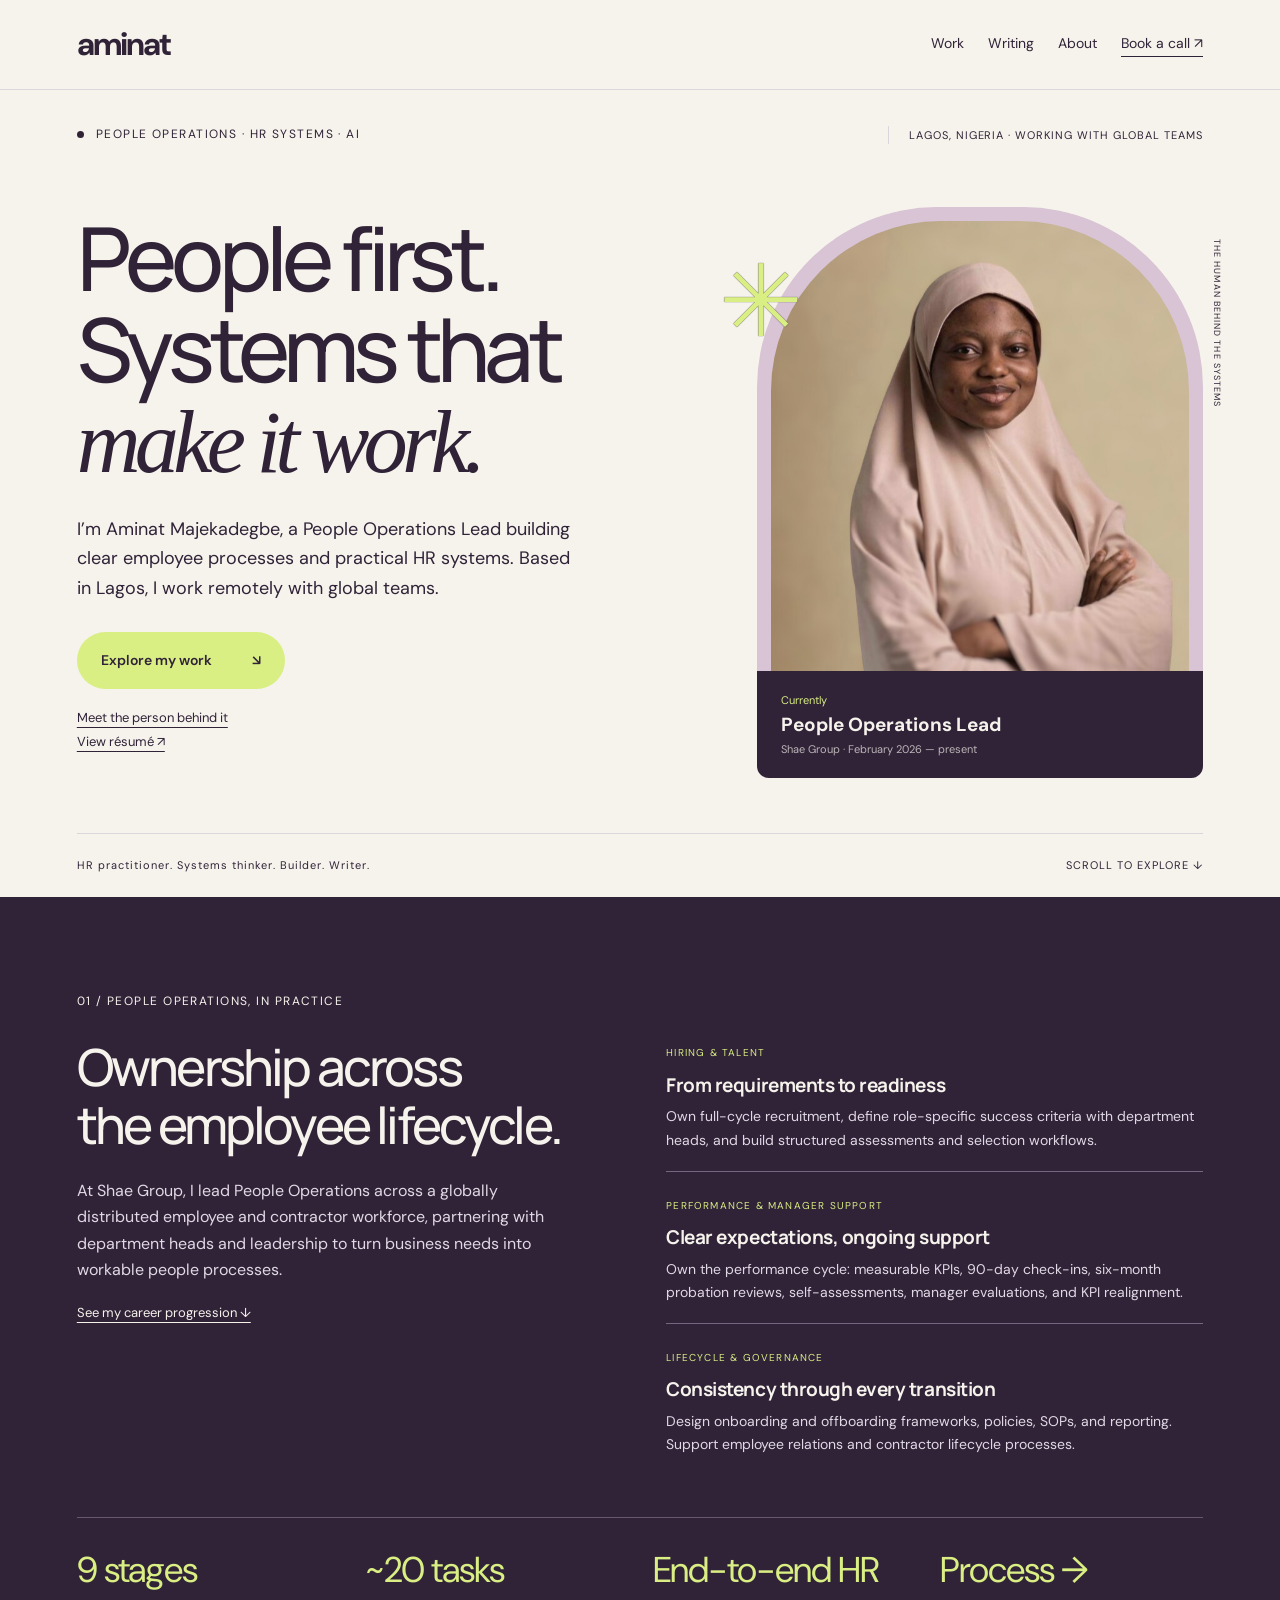
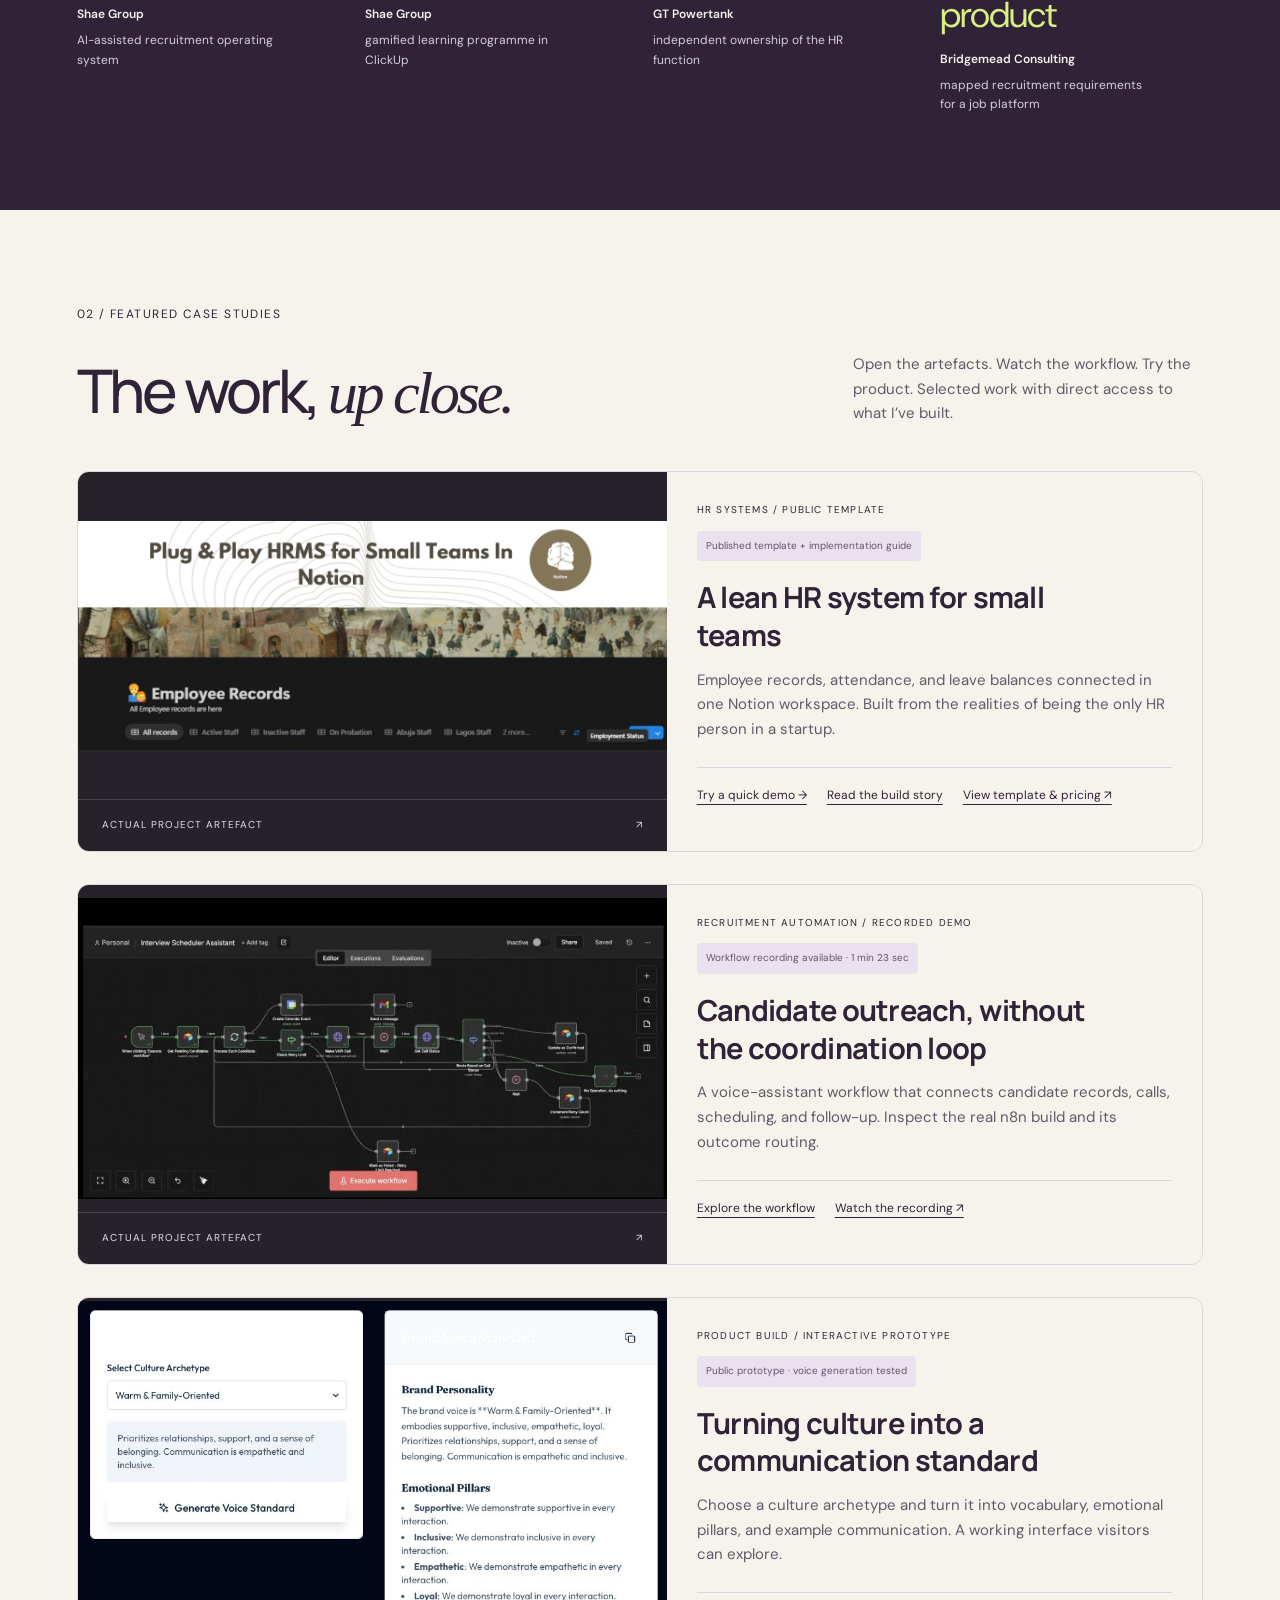
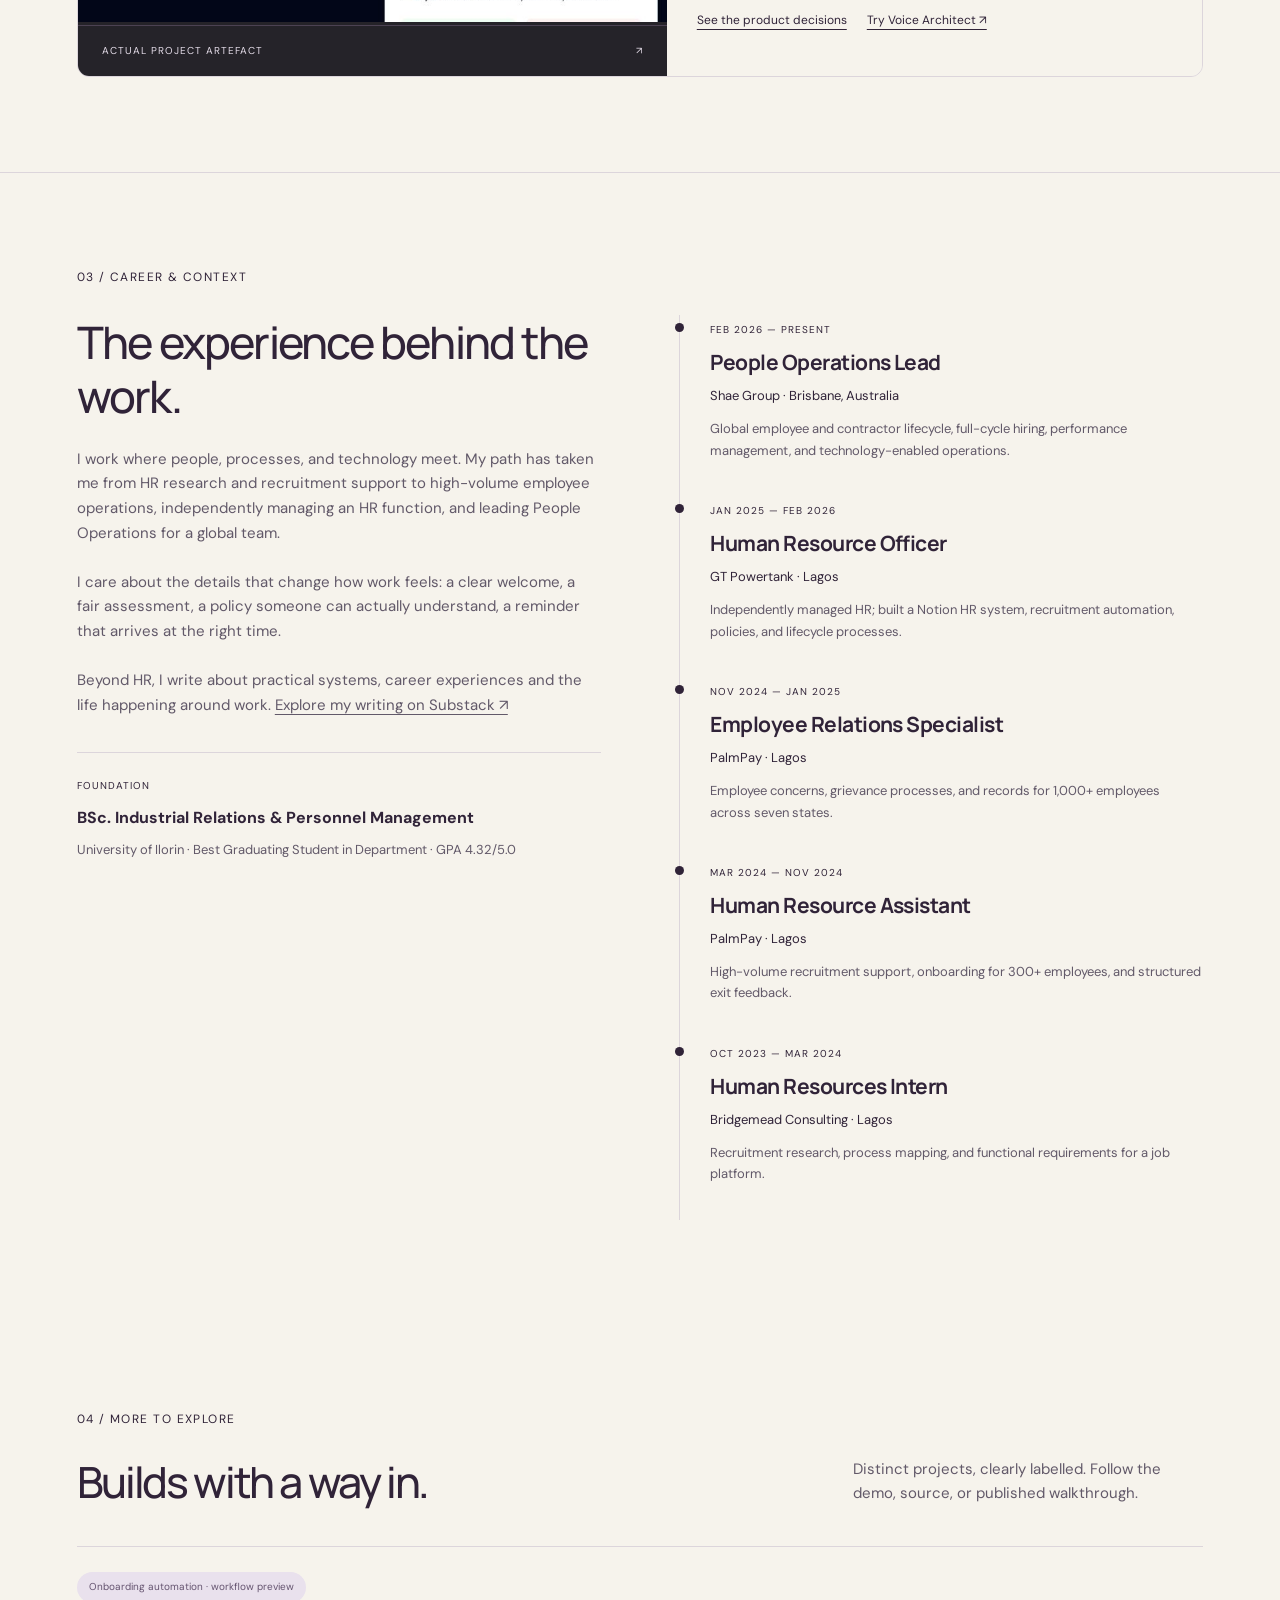
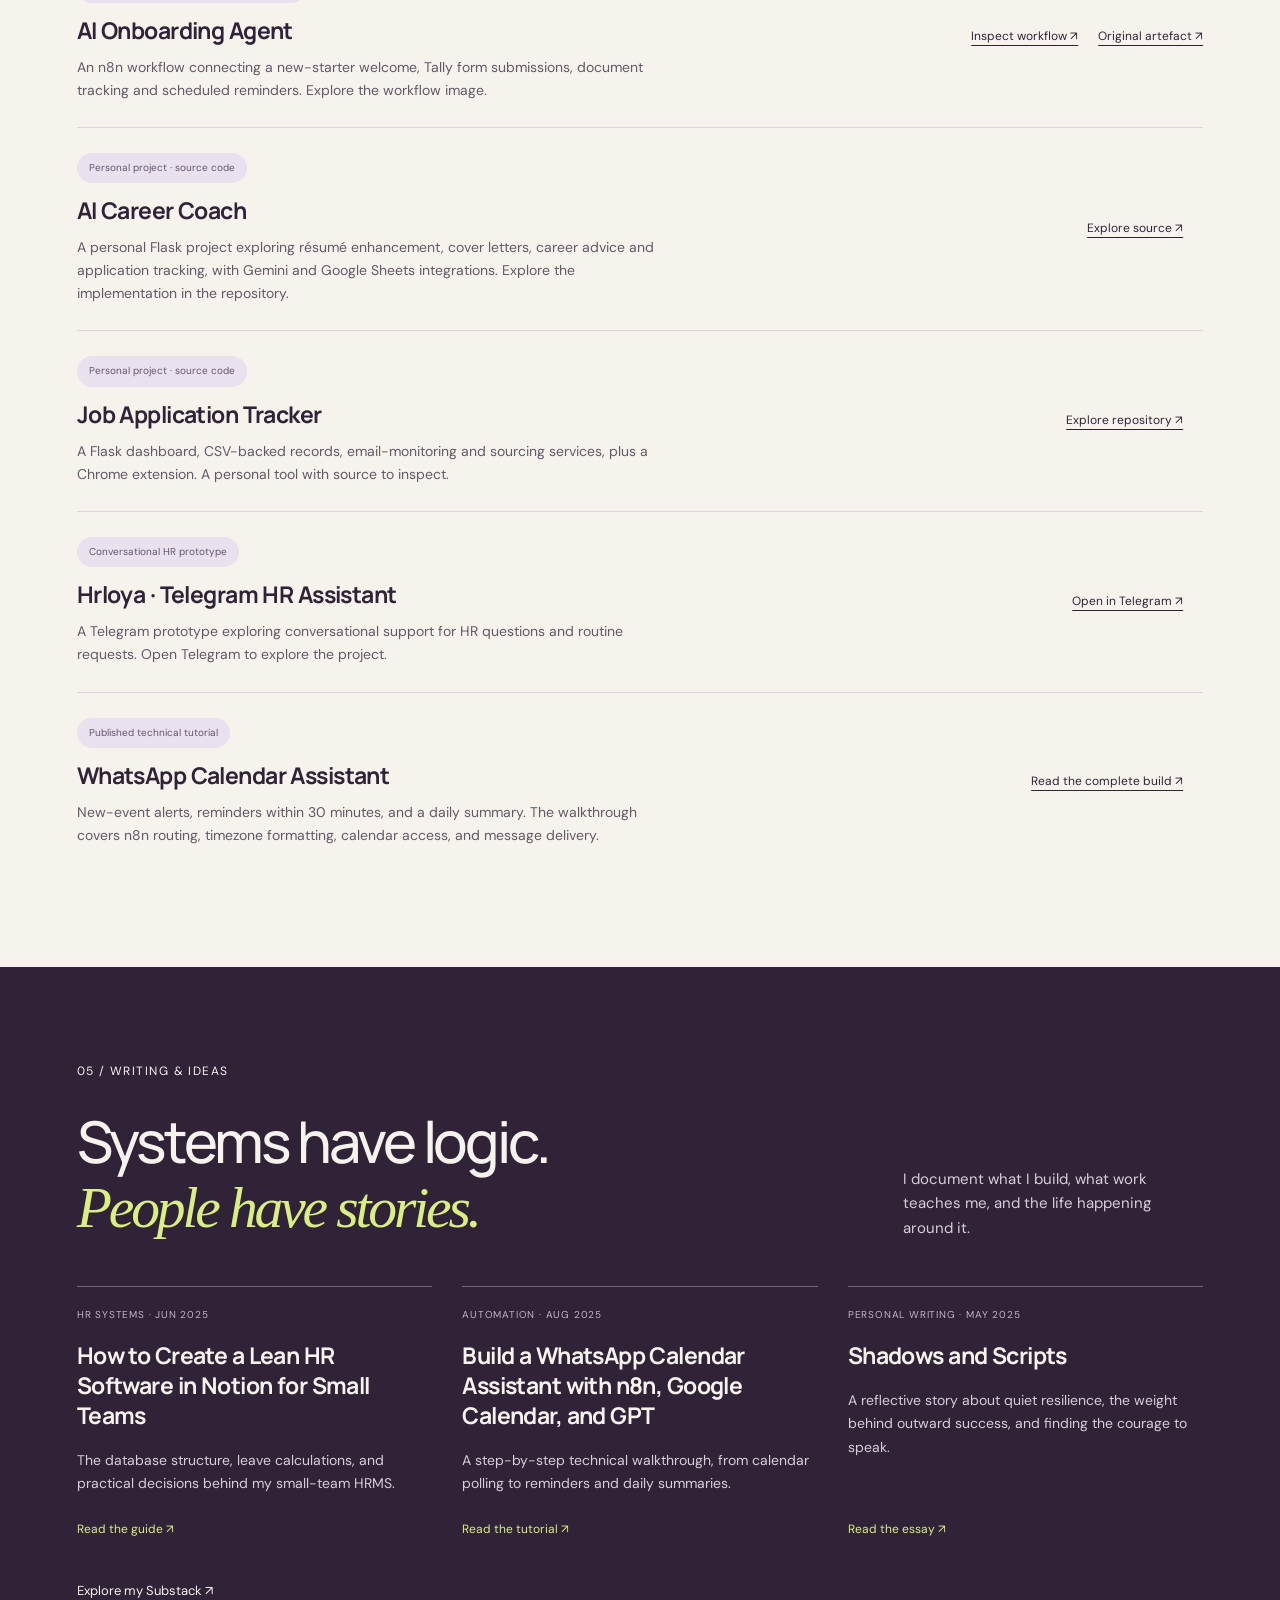
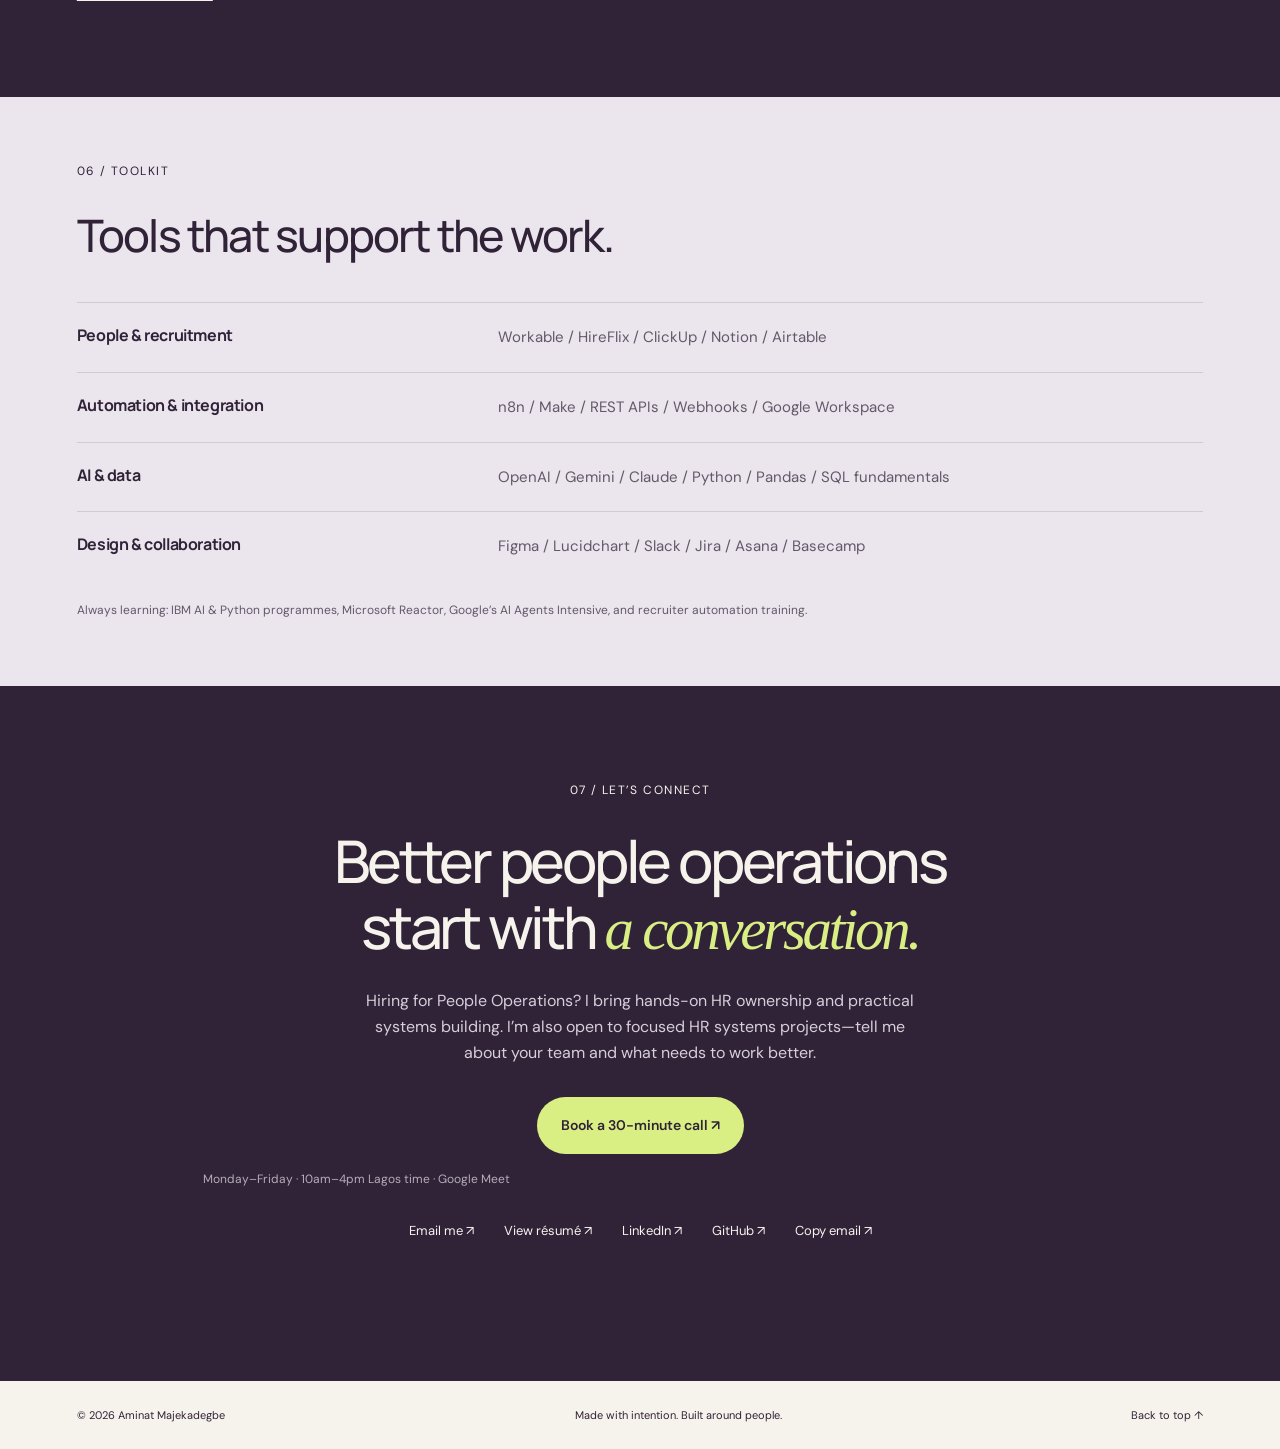
<file: index.html>
<!DOCTYPE html>

<html lang="en"><head><meta charset="utf-8"/><meta content="width=device-width,initial-scale=1" name="viewport"/><title>Aminat Majekadegbe — People, systems &amp; possibility</title><meta content="People Operations Lead and HR systems builder. Explore Aminat Majekadegbe’s recruitment, automation, performance, and AI projects." name="description"/><meta content="#302338" name="theme-color"/><link href="assets/favicon.svg" rel="icon" type="image/svg+xml"/><link href="style.css" rel="stylesheet"/><script defer="" src="evidence.js"></script><link href="https://aminatmajekadegbe.netlify.app/" rel="canonical"/><meta content="website" property="og:type"/><meta content="Aminat Majekadegbe" property="og:site_name"/><meta content="Aminat Majekadegbe — People, systems &amp; possibility" property="og:title"/><meta content="People Operations Lead and HR systems builder. Explore Aminat Majekadegbe’s recruitment, automation, performance, and AI projects." property="og:description"/><meta content="https://aminatmajekadegbe.netlify.app/" property="og:url"/><meta content="https://aminatmajekadegbe.netlify.app/assets/headshot.jpg" property="og:image"/><meta content="Aminat Majekadegbe, People Operations Lead" property="og:image:alt"/><meta content="summary_large_image" name="twitter:card"/><meta content="Aminat Majekadegbe — People, systems &amp; possibility" name="twitter:title"/><meta content="People Operations Lead and HR systems builder. Explore Aminat Majekadegbe’s recruitment, automation, performance, and AI projects." name="twitter:description"/><meta content="https://aminatmajekadegbe.netlify.app/assets/headshot.jpg" name="twitter:image"/></head>
<body><a class="skip" href="#main">Skip to content</a><header><a class="wordmark" href="#">aminat</a><nav aria-label="Main navigation"><a href="#work">Work</a><a href="#writing">Writing</a><a href="#about">About</a><a href="https://calendar.google.com/calendar/appointments/schedules/AcZssZ3gdhxKCgad7jOKpsGMfdb-5xB73wn3RzXjmB8zJc9T6Veb1km9lkJjlpzTlpukU8B0T7m-A5vB" rel="noopener" target="_blank">Book a call ↗</a></nav><button aria-expanded="false" aria-label="Toggle navigation" class="menu">Menu +</button></header>
<main id="main"><section class="hero"><div class="hero-top"><span class="eyebrow"><i></i> PEOPLE OPERATIONS · HR SYSTEMS · AI</span><span class="issue">LAGOS, NIGERIA · WORKING WITH GLOBAL TEAMS</span></div><div class="hero-grid"><div><h1>People first.<br/>Systems that<br/><em>make it work.</em></h1><p class="intro">I’m Aminat Majekadegbe, a People Operations Lead building clear employee processes and practical HR systems. Based in Lagos, I work remotely with global teams.</p><a class="button lime" href="#work">Explore my work <span>↘</span></a><a class="textlink" href="#about">Meet the person behind it</a><a class="resume-link" href="assets/aminat-majekadegbe-cv.pdf" rel="noopener" target="_blank">View résumé ↗</a></div><div class="portrait-wrap"><div class="portrait-label">THE HUMAN BEHIND THE SYSTEMS</div><img alt="Aminat Majekadegbe" class="portrait" height="640" src="assets/headshot.jpg" width="540"/><div class="portrait-note"><span>Currently</span><strong>People Operations Lead</strong><small>Shae Group · February 2026 — present</small></div><span aria-hidden="true" class="asterisk">✳</span></div></div><div class="hero-bottom"><span>HR practitioner. Systems thinker. Builder. Writer.</span><a href="#leadership">SCROLL TO EXPLORE ↓</a></div></section><section class="leadership" id="leadership"><div class="section-label">01 / PEOPLE OPERATIONS, IN PRACTICE</div><div class="lead-grid"><div><h2>Ownership across<br/>the employee lifecycle.</h2><p>At Shae Group, I lead People Operations across a globally distributed employee and contractor workforce, partnering with department heads and leadership to turn business needs into workable people processes.</p><a class="textlink" href="#about">See my career progression ↓</a></div><div class="remit"><article><span>HIRING &amp; TALENT</span><h3>From requirements to readiness</h3><p>Own full-cycle recruitment, define role-specific success criteria with department heads, and build structured assessments and selection workflows.</p></article><article><span>PERFORMANCE &amp; MANAGER SUPPORT</span><h3>Clear expectations, ongoing support</h3><p>Own the performance cycle: measurable KPIs, 90-day check-ins, six-month probation reviews, self-assessments, manager evaluations, and KPI realignment.</p></article><article><span>LIFECYCLE &amp; GOVERNANCE</span><h3>Consistency through every transition</h3><p>Design onboarding and offboarding frameworks, policies, SOPs, and reporting. Support employee relations and contractor lifecycle processes.</p></article></div></div><div class="proof"><div><strong>9 stages</strong><b>Shae Group</b><span>AI-assisted recruitment operating system</span></div><div><strong>~20 tasks</strong><b>Shae Group</b><span>gamified learning programme in ClickUp</span></div><div><strong>End-to-end HR</strong><b>GT Powertank</b><span>independent ownership of the HR function</span></div><div><strong>Process → product</strong><b>Bridgemead Consulting</b><span>mapped recruitment requirements for a job platform</span></div></div></section><section class="featured" id="work"><div class="section-label">02 / FEATURED CASE STUDIES</div><div class="section-heading"><h2>The work, <em>up close.</em></h2><p>Open the artefacts. Watch the workflow. Try the product. Selected work with direct access to what I’ve built.</p></div><div class="featured-list"><article class="feature-card evidence-card"><a class="artefact-preview" href="case-studies/notion-hrms.html"><img alt="Public Notion HRMS product cover showing its employee records interface; employee rows excluded" height="620" loading="lazy" src="assets/notion-product.jpg" width="1100"/><span>ACTUAL PROJECT ARTEFACT <span aria-hidden="true">↗</span></span></a><div class="feature-copy"><span class="eyebrow">HR SYSTEMS / PUBLIC TEMPLATE</span><span class="case-status">Published template + implementation guide</span><h3>A lean HR system for small teams</h3><p>Employee records, attendance, and leave balances connected in one Notion workspace. Built from the realities of being the only HR person in a startup.</p><div class="evidence-actions"><a href="demos/leave-workflow.html">Try a quick demo →</a><a href="case-studies/notion-hrms.html">Read the build story</a><a href="https://majekadegbe.gumroad.com/l/diyhrms" rel="noopener noreferrer" target="_blank">View template &amp; pricing ↗</a></div></div></article><article class="feature-card evidence-card"><a class="artefact-preview" href="case-studies/voice-interview-scheduler.html"><img alt="Actual n8n interview scheduler workflow from my project recording" height="620" loading="lazy" src="assets/scheduler-workflow.jpg" width="1100"/><span>ACTUAL PROJECT ARTEFACT <span aria-hidden="true">↗</span></span></a><div class="feature-copy"><span class="eyebrow">RECRUITMENT AUTOMATION / RECORDED DEMO</span><span class="case-status">Workflow recording available · 1 min 23 sec</span><h3>Candidate outreach, without the coordination loop</h3><p>A voice-assistant workflow that connects candidate records, calls, scheduling, and follow-up. Inspect the real n8n build and its outcome routing.</p><div class="evidence-actions"><a href="case-studies/voice-interview-scheduler.html">Explore the workflow</a><a href="https://drive.google.com/file/d/18DO9wViiikwcE-659NkOVD2WNPyPufXH/view" rel="noopener noreferrer" target="_blank">Watch the recording ↗</a></div></div></article><article class="feature-card evidence-card"><a class="artefact-preview" href="case-studies/culturecore.html"><img alt="Culturecore Voice Architect showing a selected warm culture archetype and generated voice standard" height="620" loading="lazy" src="assets/culturecore-product.jpg" width="1100"/><span>ACTUAL PROJECT ARTEFACT <span aria-hidden="true">↗</span></span></a><div class="feature-copy"><span class="eyebrow">PRODUCT BUILD / INTERACTIVE PROTOTYPE</span><span class="case-status">Public prototype · voice generation tested</span><h3>Turning culture into a communication standard</h3><p>Choose a culture archetype and turn it into vocabulary, emotional pillars, and example communication. A working interface visitors can explore.</p><div class="evidence-actions"><a href="case-studies/culturecore.html">See the product decisions</a><a href="https://culturecoresaas.netlify.app/dashboard" rel="noopener noreferrer" target="_blank">Try Voice Architect ↗</a></div></div></article></div></section><section class="about" id="about"><div class="section-label">03 / CAREER &amp; CONTEXT</div><div class="about-grid"><div><h2>The experience behind the work.</h2><p>I work where people, processes, and technology meet. My path has taken me from HR research and recruitment support to high-volume employee operations, independently managing an HR function, and leading People Operations for a global team.</p><p>I care about the details that change how work feels: a clear welcome, a fair assessment, a policy someone can actually understand, a reminder that arrives at the right time.</p><p>Beyond HR, I write about practical systems, career experiences and the life happening around work. <a href="https://aminatmajekadegbe.substack.com" rel="noopener" target="_blank">Explore my writing on Substack ↗</a></p><div class="education"><span>FOUNDATION</span><strong>BSc. Industrial Relations &amp; Personnel Management</strong><p>University of Ilorin · Best Graduating Student in Department · GPA 4.32/5.0</p></div></div><div class="timeline"><article><time>FEB 2026 — PRESENT</time><h3>People Operations Lead</h3><span>Shae Group · Brisbane, Australia</span><p>Global employee and contractor lifecycle, full-cycle hiring, performance management, and technology-enabled operations.</p></article><article><time>JAN 2025 — FEB 2026</time><h3>Human Resource Officer</h3><span>GT Powertank · Lagos</span><p>Independently managed HR; built a Notion HR system, recruitment automation, policies, and lifecycle processes.</p></article><article><time>NOV 2024 — JAN 2025</time><h3>Employee Relations Specialist</h3><span>PalmPay · Lagos</span><p>Employee concerns, grievance processes, and records for 1,000+ employees across seven states.</p></article><article><time>MAR 2024 — NOV 2024</time><h3>Human Resource Assistant</h3><span>PalmPay · Lagos</span><p>High-volume recruitment support, onboarding for 300+ employees, and structured exit feedback.</p></article><article><time>OCT 2023 — MAR 2024</time><h3>Human Resources Intern</h3><span>Bridgemead Consulting · Lagos</span><p>Recruitment research, process mapping, and functional requirements for a job platform.</p></article></div></div></section><section class="evidence-library" id="library"><div class="section-label">04 / MORE TO EXPLORE</div><div class="section-heading"><h2>Builds with a way in.</h2><p>Distinct projects, clearly labelled. Follow the demo, source, or published walkthrough.</p></div><div class="library-list"><article><div><span class="case-status">Onboarding automation · workflow preview</span><h3>AI Onboarding Agent</h3><p>An n8n workflow connecting a new-starter welcome, Tally form submissions, document tracking and scheduled reminders. Explore the workflow image.</p></div><a href="assets/onboarding-workflow.jpg" target="_blank">Inspect workflow ↗</a><a href="https://drive.google.com/file/d/1p-HJGGyhcV3Yo1BP60CoSWGHGQa1uvFR/view" rel="noopener" target="_blank">Original artefact ↗</a></article><article><div><span class="case-status">Personal project · source code</span><h3>AI Career Coach</h3><p>A personal Flask project exploring résumé enhancement, cover letters, career advice and application tracking, with Gemini and Google Sheets integrations. Explore the implementation in the repository.</p></div><a href="https://github.com/ThegalDev/ai-career-coach" rel="noopener" target="_blank">Explore source ↗</a></article><article><div><span class="case-status">Personal project · source code</span><h3>Job Application Tracker</h3><p>A Flask dashboard, CSV-backed records, email-monitoring and sourcing services, plus a Chrome extension. A personal tool with source to inspect.</p></div><a href="https://github.com/ThegalDev/job-application-tracker" rel="noopener" target="_blank">Explore repository ↗</a></article><article><div><span class="case-status">Conversational HR prototype</span><h3>Hrloya · Telegram HR Assistant</h3><p>A Telegram prototype exploring conversational support for HR questions and routine requests. Open Telegram to explore the project.</p></div><a href="https://t.me/Hrloya_bot" rel="noopener" target="_blank">Open in Telegram ↗</a></article><article><div><span class="case-status">Published technical tutorial</span><h3>WhatsApp Calendar Assistant</h3><p>New-event alerts, reminders within 30 minutes, and a daily summary. The walkthrough covers n8n routing, timezone formatting, calendar access, and message delivery.</p></div><a href="https://aminatmajekadegbe.substack.com/p/build-a-whatsapp-calendar-assistant" rel="noopener" target="_blank">Read the complete build ↗</a></article></div></section><section class="writing-section" id="writing"><div class="section-label">05 / WRITING &amp; IDEAS</div><div class="writing-heading"><h2>Systems have logic.<br/><em>People have stories.</em></h2><p>I document what I build, what work teaches me, and the life happening around it.</p></div><div class="writing-list"><a href="https://aminatmajekadegbe.substack.com/p/how-to-create-a-lean-hr-software" rel="noopener" target="_blank"><span>HR SYSTEMS · JUN 2025</span><h3>How to Create a Lean HR Software in Notion for Small Teams</h3><p>The database structure, leave calculations, and practical decisions behind my small-team HRMS.</p><span>Read the guide ↗</span></a><a href="https://aminatmajekadegbe.substack.com/p/build-a-whatsapp-calendar-assistant" rel="noopener" target="_blank"><span>AUTOMATION · AUG 2025</span><h3>Build a WhatsApp Calendar Assistant with n8n, Google Calendar, and GPT</h3><p>A step-by-step technical walkthrough, from calendar polling to reminders and daily summaries.</p><span>Read the tutorial ↗</span></a><a href="https://aminatmajekadegbe.substack.com/p/shadows-and-scripts" rel="noopener" target="_blank"><span>PERSONAL WRITING · MAY 2025</span><h3>Shadows and Scripts</h3><p>A reflective story about quiet resilience, the weight behind outward success, and finding the courage to speak.</p><span>Read the essay ↗</span></a></div><a class="textlink" href="https://aminatmajekadegbe.substack.com" rel="noopener" target="_blank">Explore my Substack ↗</a></section>
<section class="toolkit"><div class="section-label">06 / TOOLKIT</div><h2>Tools that support the work.</h2><div class="toolrows"><div><h3>People &amp; recruitment</h3><p>Workable / HireFlix / ClickUp / Notion / Airtable</p></div><div><h3>Automation &amp; integration</h3><p>n8n / Make / REST APIs / Webhooks / Google Workspace</p></div><div><h3>AI &amp; data</h3><p>OpenAI / Gemini / Claude / Python / Pandas / SQL fundamentals</p></div><div><h3>Design &amp; collaboration</h3><p>Figma / Lucidchart / Slack / Jira / Asana / Basecamp</p></div></div><p class="learning">Always learning: IBM AI &amp; Python programmes, Microsoft Reactor, Google’s AI Agents Intensive, and recruiter automation training.</p></section>
<section class="contact" id="contact"><div class="section-label">07 / LET’S CONNECT</div><h2>Better people operations<br/>start with <em>a conversation.</em></h2><p>Hiring for People Operations? I bring hands-on HR ownership and practical systems building. I’m also open to focused HR systems projects—tell me about your team and what needs to work better.</p><a class="button lime" href="https://calendar.google.com/calendar/appointments/schedules/AcZssZ3gdhxKCgad7jOKpsGMfdb-5xB73wn3RzXjmB8zJc9T6Veb1km9lkJjlpzTlpukU8B0T7m-A5vB" rel="noopener" target="_blank">Book a 30-minute call ↗</a><p class="booking-note">Monday–Friday · 10am–4pm Lagos time · Google Meet</p><div class="contact-links"><a href="mailto:majekadegbeaminat85@gmail.com">Email me ↗</a><a href="assets/aminat-majekadegbe-cv.pdf" rel="noopener" target="_blank">View résumé ↗</a><a href="https://www.linkedin.com/in/aminat-majekadegbe/" rel="noopener noreferrer" target="_blank">LinkedIn ↗</a><a href="https://github.com/ThegalDev" rel="noopener noreferrer" target="_blank">GitHub ↗</a><button id="copy-email">Copy email ↗</button></div><p aria-live="polite" id="copy-status"></p></section></main><footer><span>© <span id="year">2026</span> Aminat Majekadegbe</span><span>Made with intention. Built around people.</span><a href="#">Back to top ↑</a></footer>
</body></html>
</file>
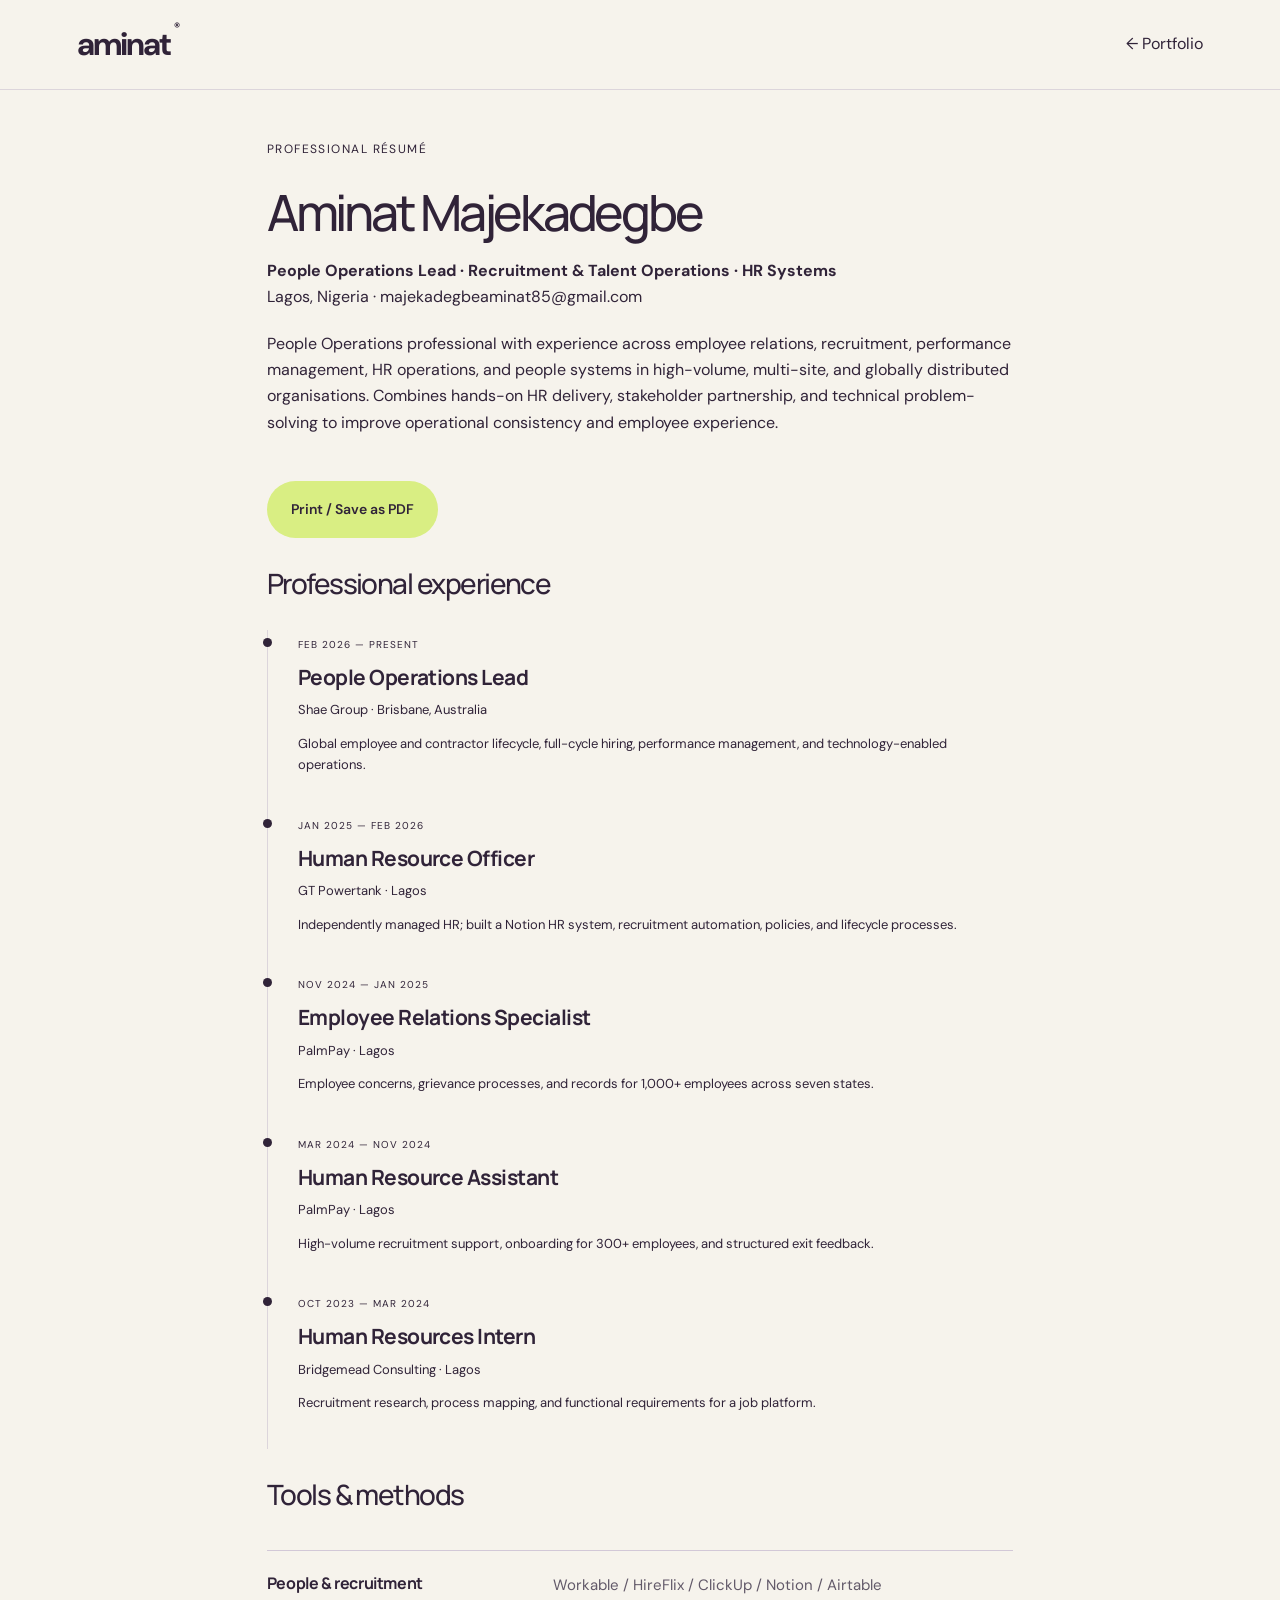
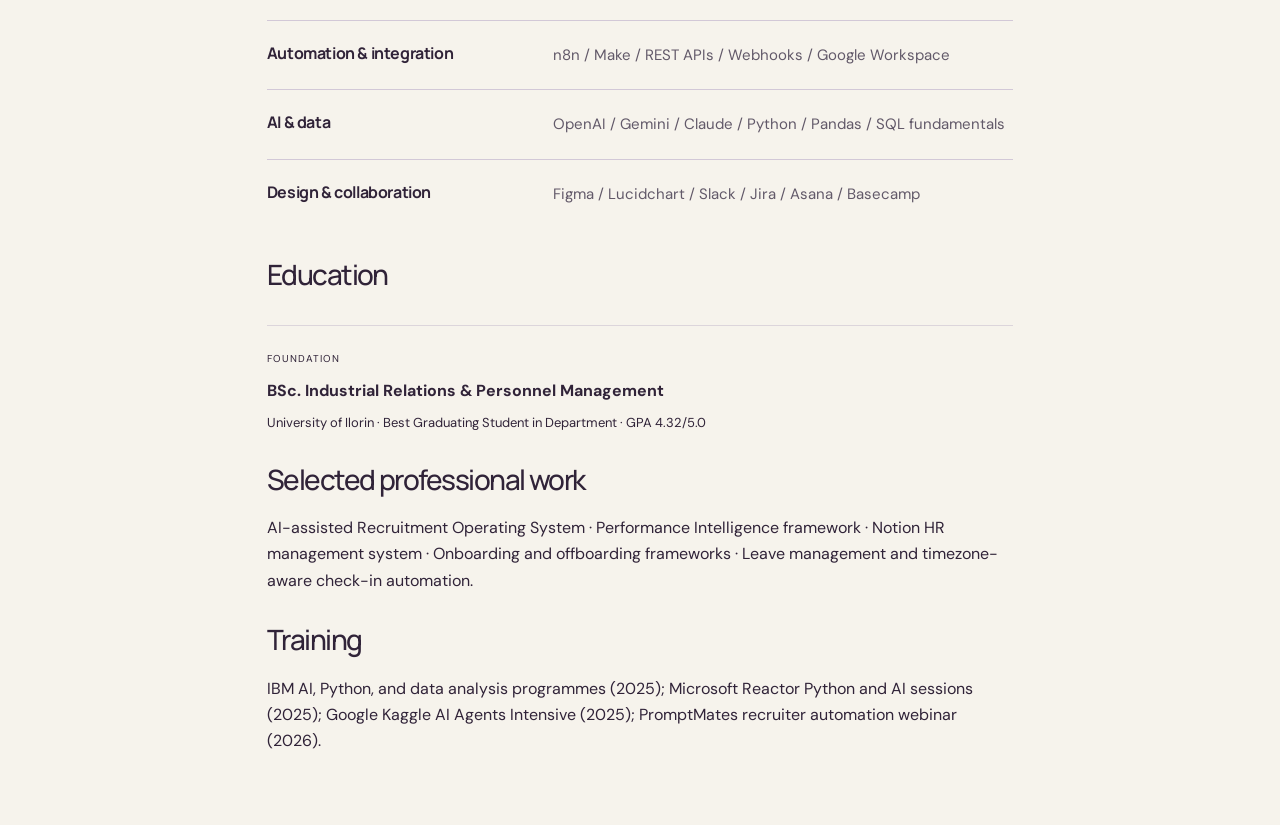
<file: resume.html>
<!doctype html><html lang="en"><head><meta charset="utf-8"><meta name="viewport" content="width=device-width,initial-scale=1"><title>Aminat Majekadegbe — Résumé</title><link rel="stylesheet" href="style.css"><style>.resume{max-width:900px;margin:auto;padding:50px 6%}.resume h1{font-size:50px}.resume h2{font-size:28px;margin:30px 0 20px}.resume>p{margin:20px 0}.resume .timeline{margin-top:30px}.print{margin-top:25px}@media print{header,footer,.print{display:none}.resume{padding:0}body{font-size:11pt;background:white}.resume h1{font-size:30pt}.timeline article{break-inside:avoid;padding-bottom:15px}.timeline p{font-size:10pt}.toolrows>div{padding:10px 0}.resume h2{font-size:18pt}.education{break-inside:avoid}}</style></head><body><header><a class="wordmark" href="index.html">aminat<span>®</span></a><a href="index.html">← Portfolio</a></header><main class="resume"><div class="section-label">PROFESSIONAL RÉSUMÉ</div><h1>Aminat Majekadegbe</h1><p><strong>People Operations Lead · Recruitment & Talent Operations · HR Systems</strong><br>Lagos, Nigeria · majekadegbeaminat85@gmail.com</p><p>People Operations professional with experience across employee relations, recruitment, performance management, HR operations, and people systems in high-volume, multi-site, and globally distributed organisations. Combines hands-on HR delivery, stakeholder partnership, and technical problem-solving to improve operational consistency and employee experience.</p><button class="button lime print" onclick="window.print()">Print / Save as PDF</button><h2>Professional experience</h2><div class="timeline"><article><time>FEB 2026 — PRESENT</time><h3>People Operations Lead</h3><span>Shae Group · Brisbane, Australia</span><p>Global employee and contractor lifecycle, full-cycle hiring, performance management, and technology-enabled operations.</p></article><article><time>JAN 2025 — FEB 2026</time><h3>Human Resource Officer</h3><span>GT Powertank · Lagos</span><p>Independently managed HR; built a Notion HR system, recruitment automation, policies, and lifecycle processes.</p></article><article><time>NOV 2024 — JAN 2025</time><h3>Employee Relations Specialist</h3><span>PalmPay · Lagos</span><p>Employee concerns, grievance processes, and records for 1,000+ employees across seven states.</p></article><article><time>MAR 2024 — NOV 2024</time><h3>Human Resource Assistant</h3><span>PalmPay · Lagos</span><p>High-volume recruitment support, onboarding for 300+ employees, and structured exit feedback.</p></article><article><time>OCT 2023 — MAR 2024</time><h3>Human Resources Intern</h3><span>Bridgemead Consulting · Lagos</span><p>Recruitment research, process mapping, and functional requirements for a job platform.</p></article></div><h2>Tools & methods</h2><div class="toolrows"><div><h3>People &amp; recruitment</h3><p>Workable / HireFlix / ClickUp / Notion / Airtable</p></div><div><h3>Automation &amp; integration</h3><p>n8n / Make / REST APIs / Webhooks / Google Workspace</p></div><div><h3>AI &amp; data</h3><p>OpenAI / Gemini / Claude / Python / Pandas / SQL fundamentals</p></div><div><h3>Design &amp; collaboration</h3><p>Figma / Lucidchart / Slack / Jira / Asana / Basecamp</p></div></div><h2>Education</h2><div class="education"><span>FOUNDATION</span><strong>BSc. Industrial Relations &amp; Personnel Management</strong><p>University of Ilorin · Best Graduating Student in Department · GPA 4.32/5.0</p></div><h2>Selected professional work</h2><p>AI-assisted Recruitment Operating System · Performance Intelligence framework · Notion HR management system · Onboarding and offboarding frameworks · Leave management and timezone-aware check-in automation.</p><h2>Training</h2><p>IBM AI, Python, and data analysis programmes (2025); Microsoft Reactor Python and AI sessions (2025); Google Kaggle AI Agents Intensive (2025); PromptMates recruiter automation webinar (2026).</p></main></body></html>
</file>
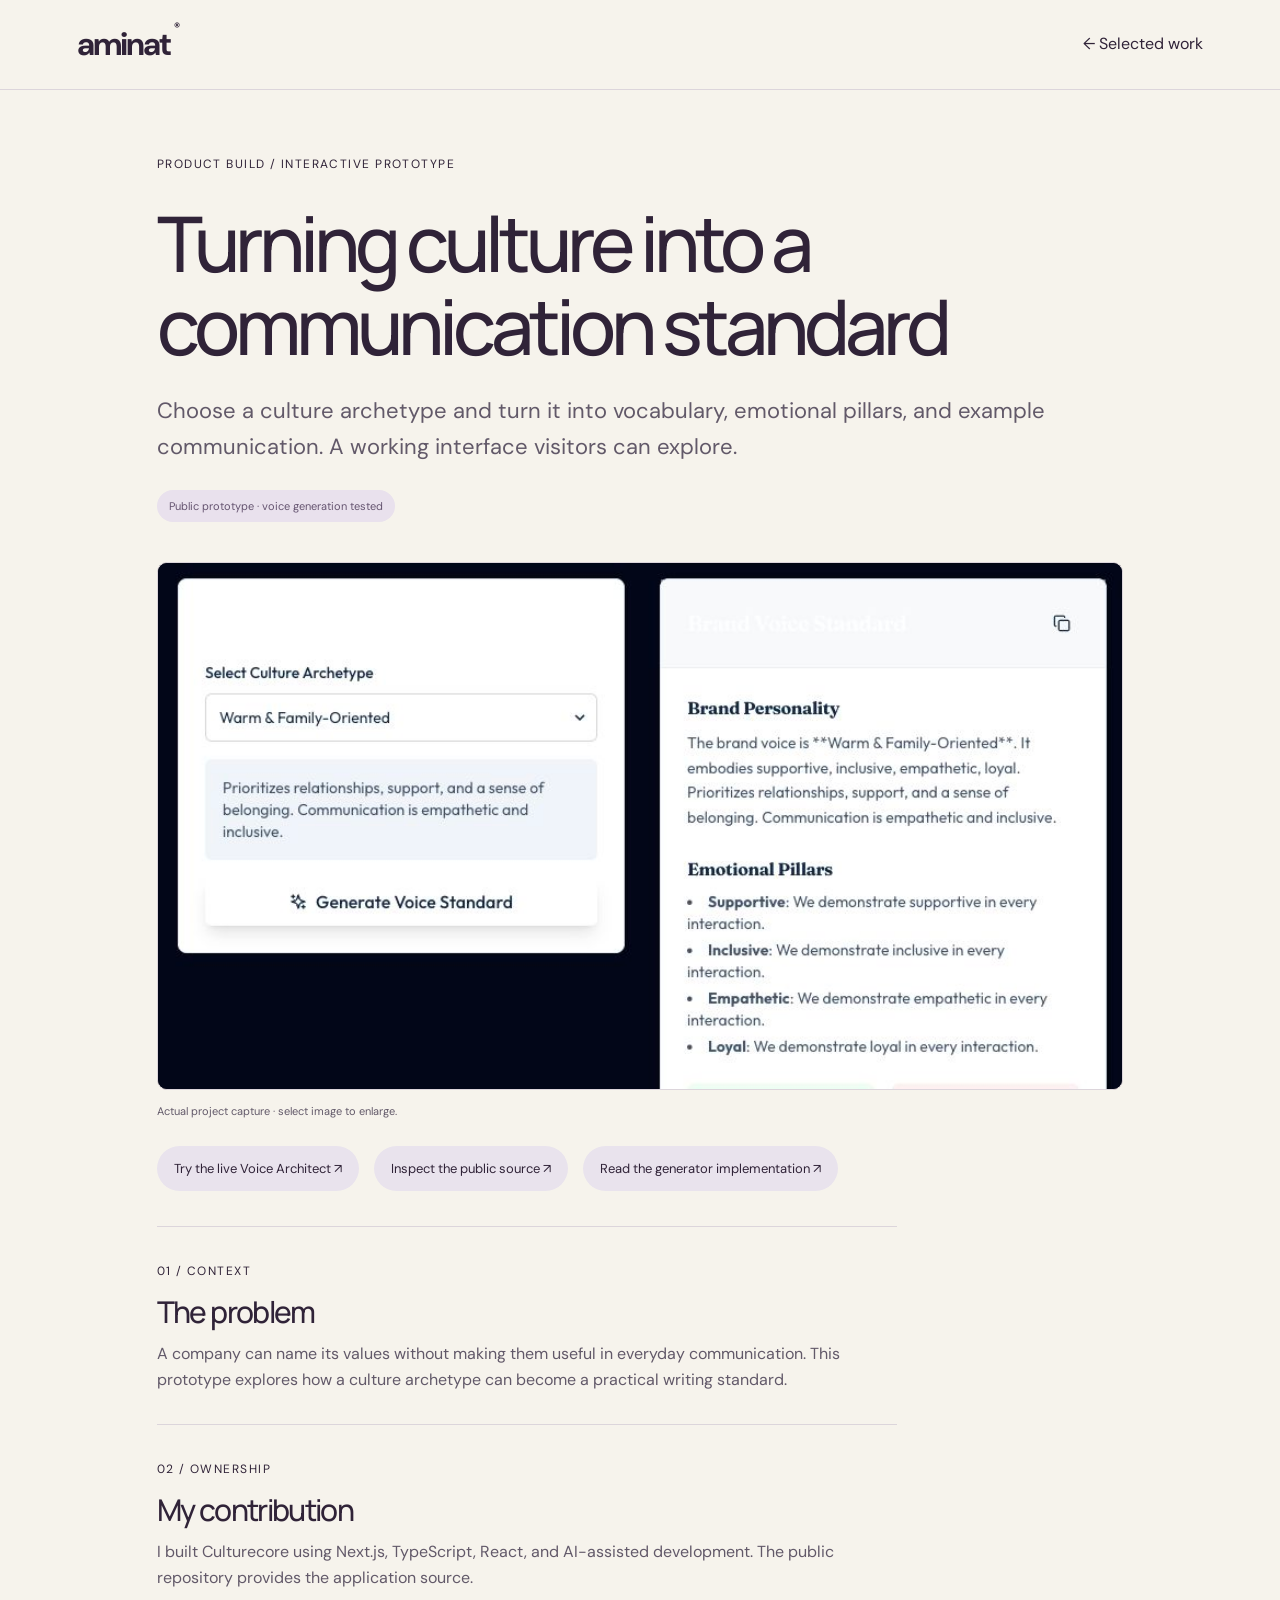
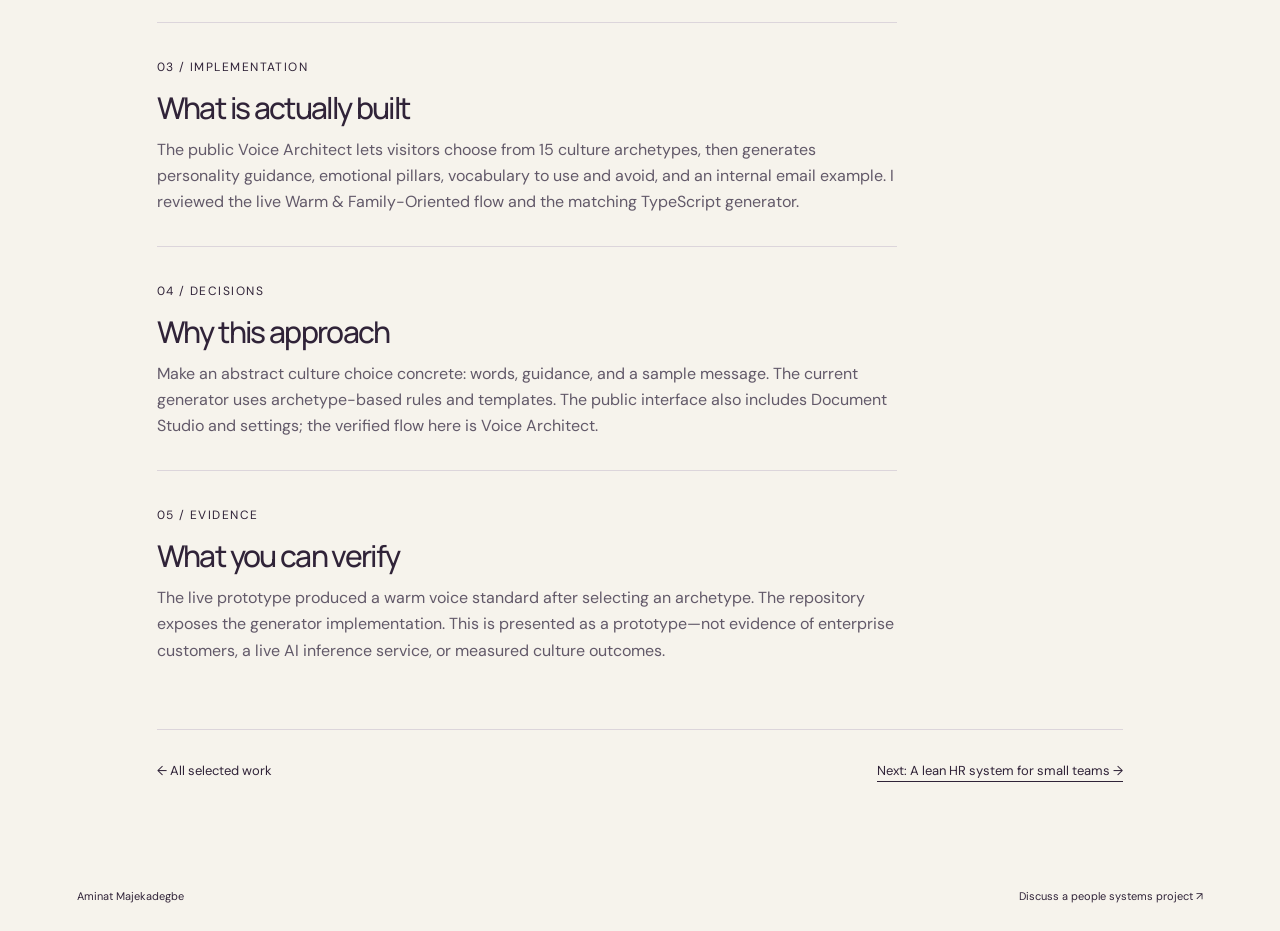
<file: case-studies/culturecore.html>
<!doctype html><html lang="en"><head><meta charset="utf-8"><meta name="viewport" content="width=device-width,initial-scale=1"><title>Turning culture into a communication standard — Aminat Majekadegbe</title><meta name="description" content="Choose a culture archetype and turn it into vocabulary, emotional pillars, and example communication. A working interface visitors can explore."><link rel="stylesheet" href="../style.css"><link rel="icon" href="../assets/favicon.svg"><script src="../evidence.js" defer></script></head><body><a class="skip" href="#main">Skip to content</a><header><a class="wordmark" href="../index.html">aminat<span>®</span></a><a href="../index.html#work">← Selected work</a></header><main id="main" class="case-page"><div class="section-label">PRODUCT BUILD / INTERACTIVE PROTOTYPE</div><h1>Turning culture into a communication standard</h1><p class="case-deck">Choose a culture archetype and turn it into vocabulary, emotional pillars, and example communication. A working interface visitors can explore.</p><span class="case-status">Public prototype · voice generation tested</span><figure class="artefact-figure"><button class="zoom-artefact" aria-label="Enlarge project artefact"><img src="../assets/culturecore-product.jpg" alt="Culturecore Voice Architect showing a selected warm culture archetype and generated voice standard" width="1100" height="620"></button><figcaption>Actual project capture · select image to enlarge. </figcaption></figure><div class="source-links"><a target="_blank" rel="noopener noreferrer" href="https://culturecoresaas.netlify.app/dashboard">Try the live Voice Architect ↗</a><a target="_blank" rel="noopener noreferrer" href="https://github.com/ThegalDev/culturecore-saas">Inspect the public source ↗</a><a target="_blank" rel="noopener noreferrer" href="https://github.com/ThegalDev/culturecore-saas/blob/main/src/lib/generator.ts">Read the generator implementation ↗</a></div><div class="case-body"><section><span class="section-label">01 / CONTEXT</span><h2>The problem</h2><p>A company can name its values without making them useful in everyday communication. This prototype explores how a culture archetype can become a practical writing standard.</p></section><section><span class="section-label">02 / OWNERSHIP</span><h2>My contribution</h2><p>I built Culturecore using Next.js, TypeScript, React, and AI-assisted development. The public repository provides the application source.</p></section><section><span class="section-label">03 / IMPLEMENTATION</span><h2>What is actually built</h2><p>The public Voice Architect lets visitors choose from 15 culture archetypes, then generates personality guidance, emotional pillars, vocabulary to use and avoid, and an internal email example. I reviewed the live Warm & Family-Oriented flow and the matching TypeScript generator.</p></section><section><span class="section-label">04 / DECISIONS</span><h2>Why this approach</h2><p>Make an abstract culture choice concrete: words, guidance, and a sample message. The current generator uses archetype-based rules and templates. The public interface also includes Document Studio and settings; the verified flow here is Voice Architect.</p></section><section><span class="section-label">05 / EVIDENCE</span><h2>What you can verify</h2><p>The live prototype produced a warm voice standard after selecting an archetype. The repository exposes the generator implementation. This is presented as a prototype—not evidence of enterprise customers, a live AI inference service, or measured culture outcomes.</p></section></div><nav class="case-next" aria-label="Case study navigation"><a href="../index.html#work">← All selected work</a><a href="notion-hrms.html">Next: A lean HR system for small teams →</a></nav></main><footer><span>Aminat Majekadegbe</span><a href="mailto:majekadegbeaminat85@gmail.com">Discuss a people systems project ↗</a></footer><dialog class="artefact-dialog"><button class="close" aria-label="Close enlarged artefact">Close ×</button><img alt="Culturecore Voice Architect showing a selected warm culture archetype and generated voice standard"></dialog></body></html>
</file>
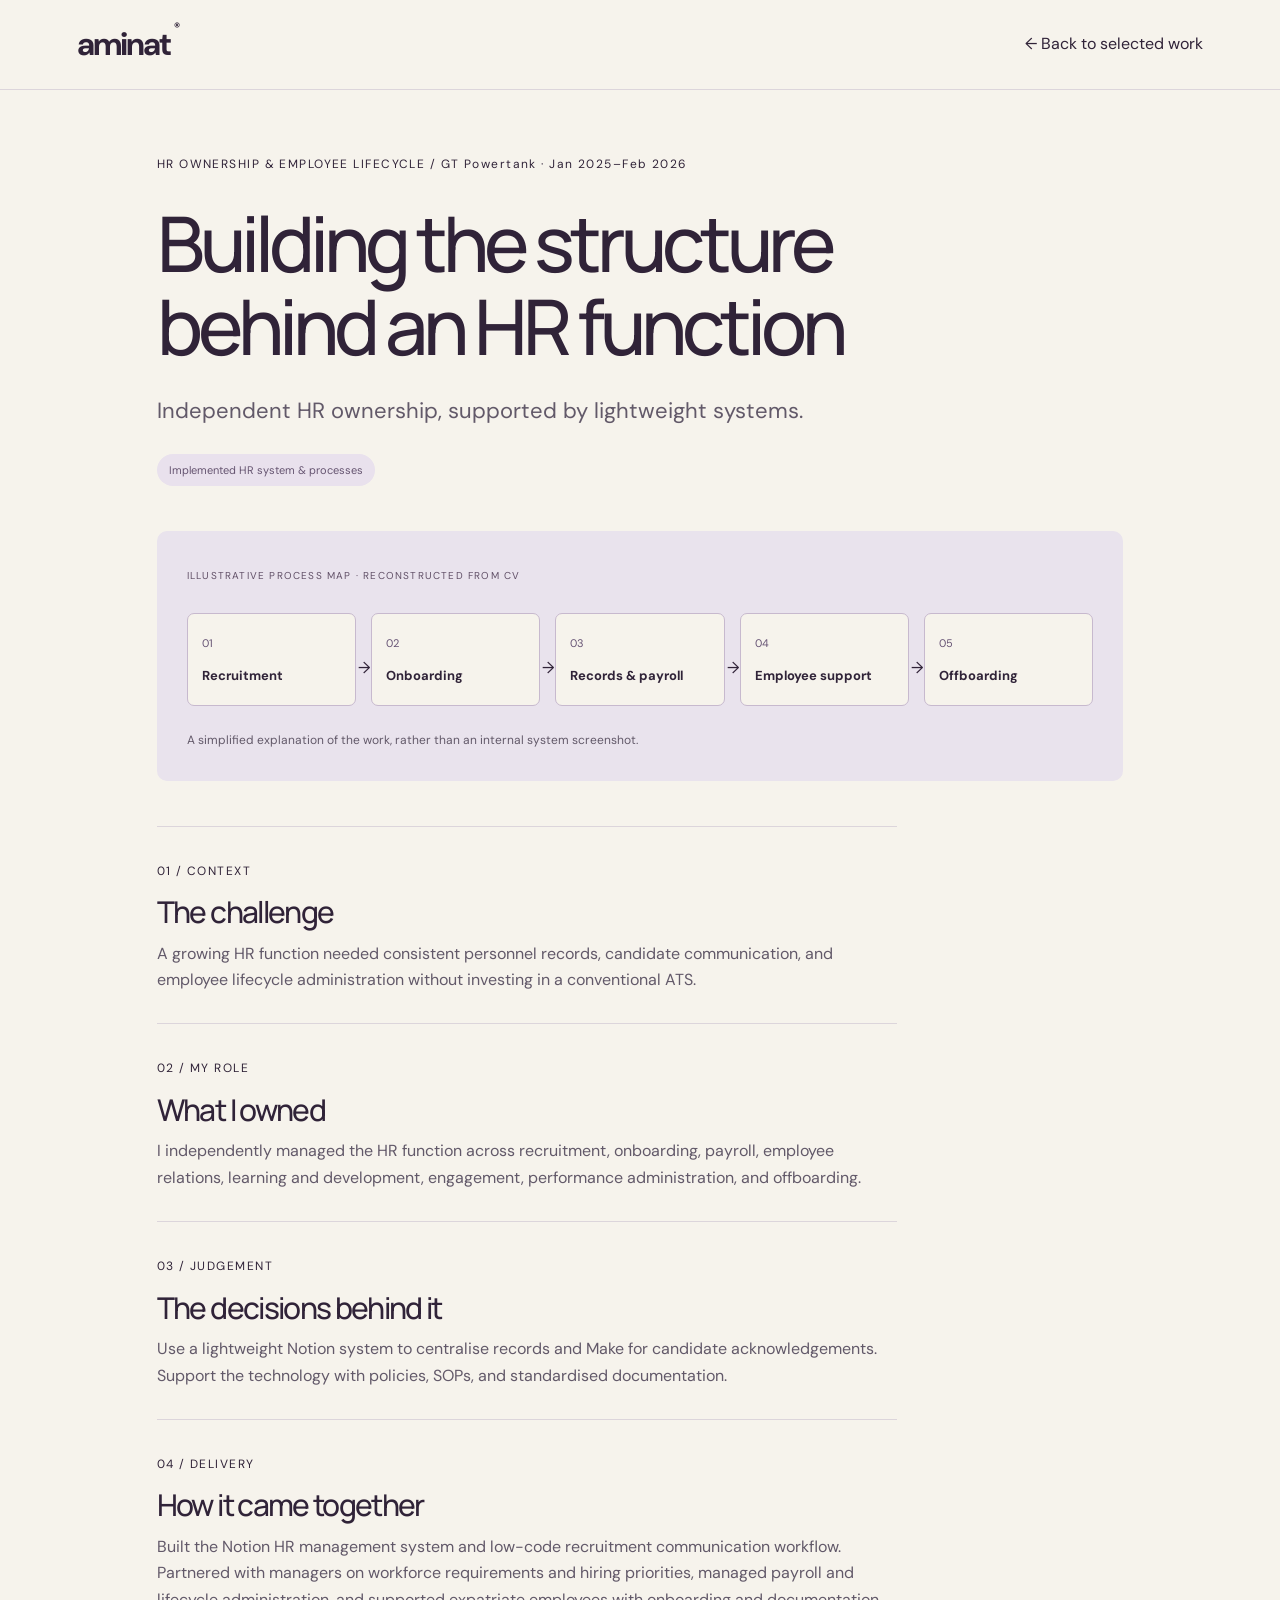
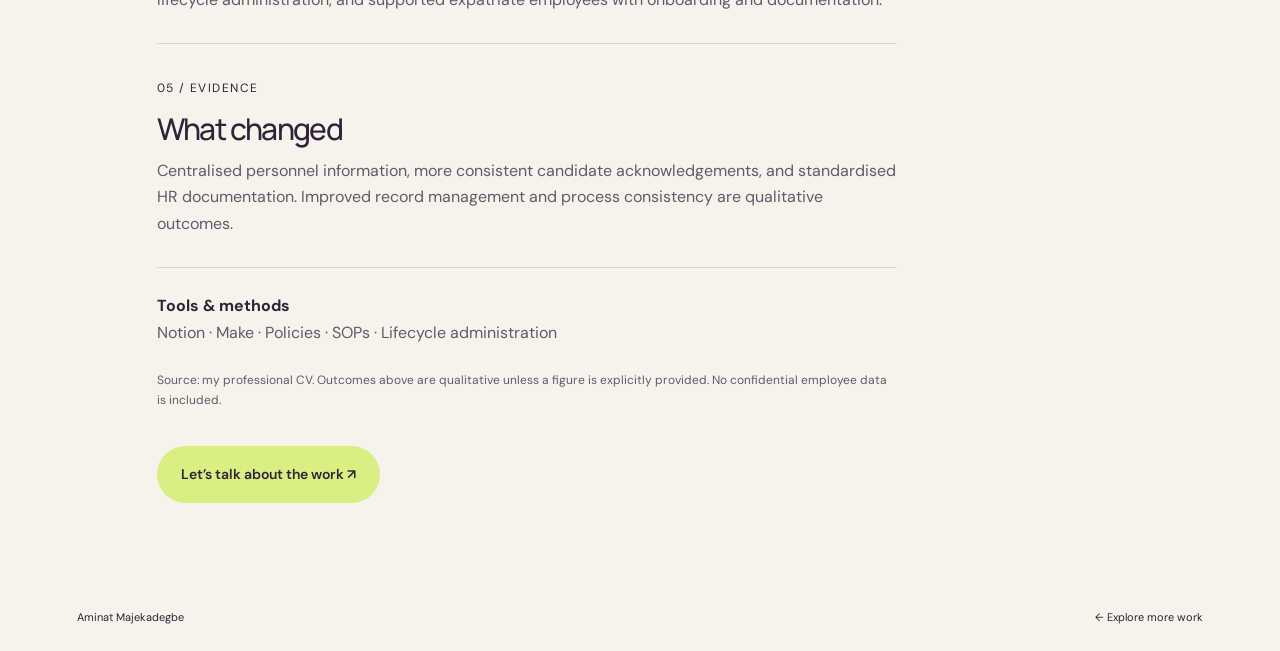
<file: case-studies/hr-function-ownership.html>
<!doctype html><html lang="en"><head><meta charset="utf-8"><meta name="viewport" content="width=device-width,initial-scale=1"><title>Building the structure behind an HR function — Aminat Majekadegbe</title><meta name="description" content="Independent HR ownership, supported by lightweight systems."><link rel="stylesheet" href="../style.css"><link rel="icon" href="../assets/favicon.svg"></head><body><header><a class="wordmark" href="../index.html">aminat<span>®</span></a><a href="../index.html#work">← Back to selected work</a></header><main class="case-page"><div class="section-label">HR OWNERSHIP & EMPLOYEE LIFECYCLE / GT Powertank · Jan 2025–Feb 2026</div><h1>Building the structure behind an HR function</h1><p class="case-deck">Independent HR ownership, supported by lightweight systems.</p><div class="case-status">Implemented HR system & processes</div><div class="case-map"><span class="visual-label">ILLUSTRATIVE PROCESS MAP · RECONSTRUCTED FROM CV</span><div class="map-nodes"><div class="map-node"><small>01</small><strong>Recruitment</strong></div><div class="map-node"><small>02</small><strong>Onboarding</strong></div><div class="map-node"><small>03</small><strong>Records &amp; payroll</strong></div><div class="map-node"><small>04</small><strong>Employee support</strong></div><div class="map-node"><small>05</small><strong>Offboarding</strong></div></div><p>A simplified explanation of the work, rather than an internal system screenshot.</p></div><div class="case-body"><section><span class="section-label">01 / CONTEXT</span><h2>The challenge</h2><p>A growing HR function needed consistent personnel records, candidate communication, and employee lifecycle administration without investing in a conventional ATS.</p></section><section><span class="section-label">02 / MY ROLE</span><h2>What I owned</h2><p>I independently managed the HR function across recruitment, onboarding, payroll, employee relations, learning and development, engagement, performance administration, and offboarding.</p></section><section><span class="section-label">03 / JUDGEMENT</span><h2>The decisions behind it</h2><p>Use a lightweight Notion system to centralise records and Make for candidate acknowledgements. Support the technology with policies, SOPs, and standardised documentation.</p></section><section><span class="section-label">04 / DELIVERY</span><h2>How it came together</h2><p>Built the Notion HR management system and low-code recruitment communication workflow. Partnered with managers on workforce requirements and hiring priorities, managed payroll and lifecycle administration, and supported expatriate employees with onboarding and documentation.</p></section><section><span class="section-label">05 / EVIDENCE</span><h2>What changed</h2><p>Centralised personnel information, more consistent candidate acknowledgements, and standardised HR documentation. Improved record management and process consistency are qualitative outcomes.</p></section><div class="case-tools"><strong>Tools & methods</strong><p>Notion · Make · Policies · SOPs · Lifecycle administration</p></div><p class="evidence-note">Source: my professional CV. Outcomes above are qualitative unless a figure is explicitly provided. No confidential employee data is included.</p></div><a class="button lime" href="mailto:majekadegbeaminat85@gmail.com">Let’s talk about the work ↗</a></main><footer><span>Aminat Majekadegbe</span><a href="../index.html#work">← Explore more work</a></footer></body></html>
</file>
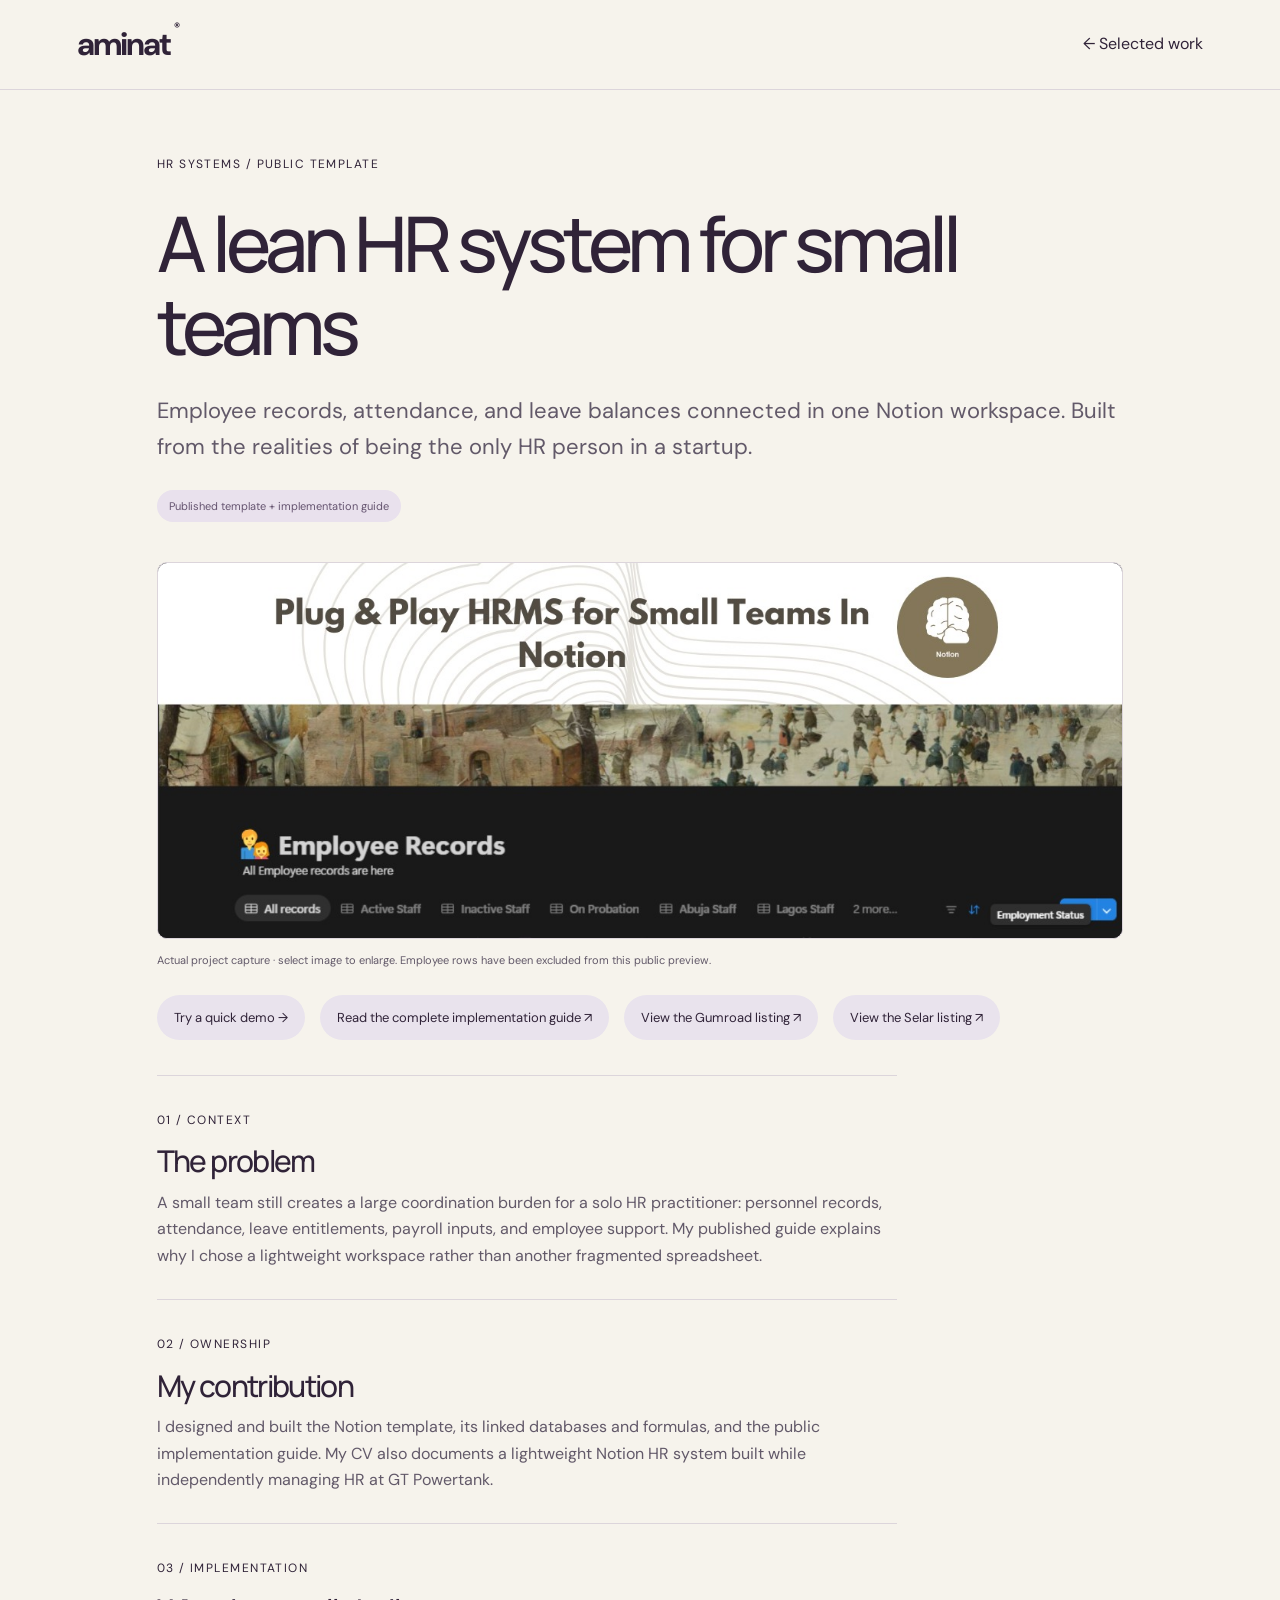
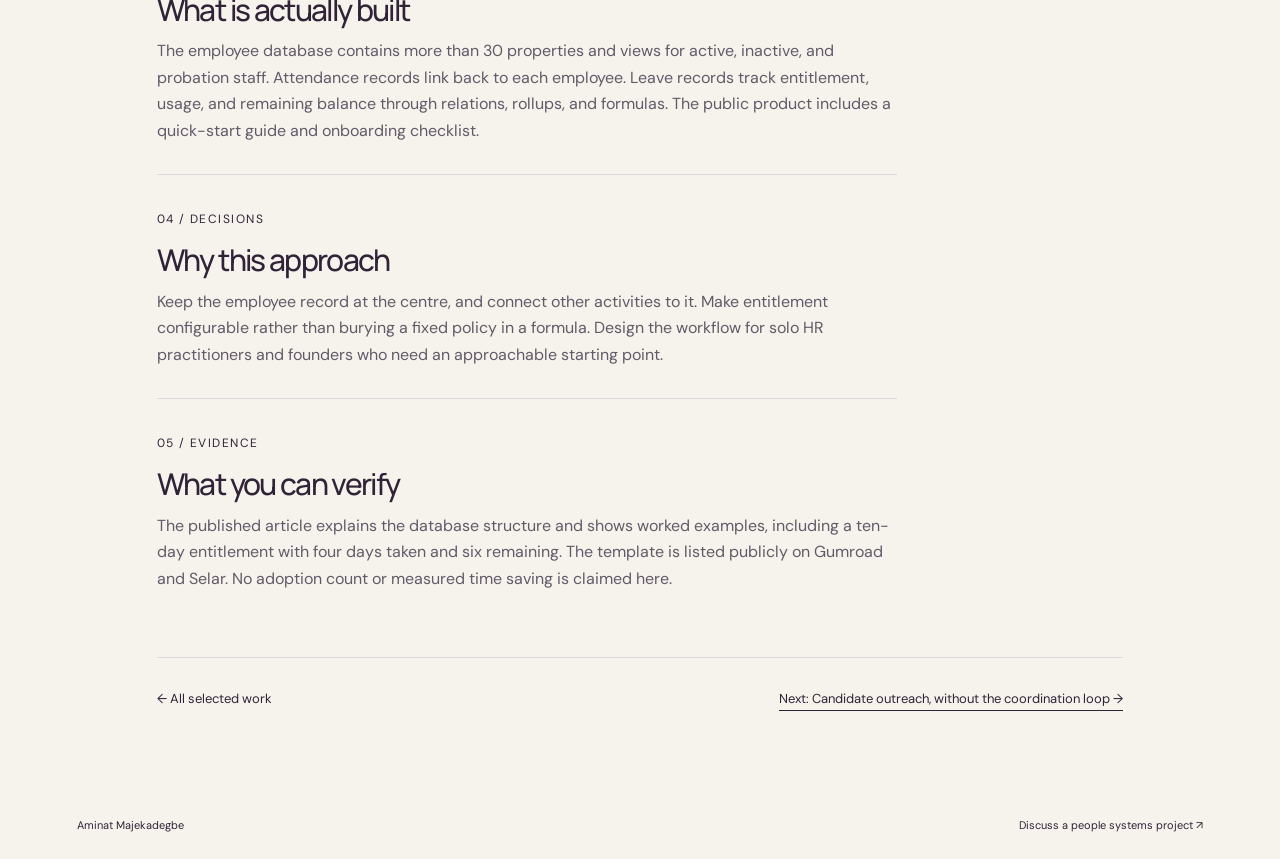
<file: case-studies/notion-hrms.html>
<!DOCTYPE html>
<html lang="en"><head><meta charset="utf-8"/><meta content="width=device-width,initial-scale=1" name="viewport"/><title>A lean HR system for small teams — Aminat Majekadegbe</title><meta content="Employee records, attendance, and leave balances connected in one Notion workspace. Built from the realities of being the only HR person in a startup." name="description"/><link href="../style.css" rel="stylesheet"/><link href="../assets/favicon.svg" rel="icon"/><script defer="" src="../evidence.js"></script></head><body><a class="skip" href="#main">Skip to content</a><header><a class="wordmark" href="../index.html">aminat<span>®</span></a><a href="../index.html#work">← Selected work</a></header><main class="case-page" id="main"><div class="section-label">HR SYSTEMS / PUBLIC TEMPLATE</div><h1>A lean HR system for small teams</h1><p class="case-deck">Employee records, attendance, and leave balances connected in one Notion workspace. Built from the realities of being the only HR person in a startup.</p><span class="case-status">Published template + implementation guide</span><figure class="artefact-figure"><button aria-label="Enlarge project artefact" class="zoom-artefact"><img alt="Public Notion HRMS product cover showing its employee records interface; employee rows excluded" height="620" src="../assets/notion-product.jpg" width="1100"/></button><figcaption>Actual project capture · select image to enlarge. Employee rows have been excluded from this public preview.</figcaption></figure><div class="source-links"><a href="../demos/leave-workflow.html">Try a quick demo →</a><a href="https://aminatmajekadegbe.substack.com/p/how-to-create-a-lean-hr-software" rel="noopener noreferrer" target="_blank">Read the complete implementation guide ↗</a><a href="https://majekadegbe.gumroad.com/l/diyhrms" rel="noopener noreferrer" target="_blank">View the Gumroad listing ↗</a><a href="https://selar.com/802584" rel="noopener noreferrer" target="_blank">View the Selar listing ↗</a></div><div class="case-body"><section><span class="section-label">01 / CONTEXT</span><h2>The problem</h2><p>A small team still creates a large coordination burden for a solo HR practitioner: personnel records, attendance, leave entitlements, payroll inputs, and employee support. My published guide explains why I chose a lightweight workspace rather than another fragmented spreadsheet.</p></section><section><span class="section-label">02 / OWNERSHIP</span><h2>My contribution</h2><p>I designed and built the Notion template, its linked databases and formulas, and the public implementation guide. My CV also documents a lightweight Notion HR system built while independently managing HR at GT Powertank.</p></section><section><span class="section-label">03 / IMPLEMENTATION</span><h2>What is actually built</h2><p>The employee database contains more than 30 properties and views for active, inactive, and probation staff. Attendance records link back to each employee. Leave records track entitlement, usage, and remaining balance through relations, rollups, and formulas. The public product includes a quick-start guide and onboarding checklist.</p></section><section><span class="section-label">04 / DECISIONS</span><h2>Why this approach</h2><p>Keep the employee record at the centre, and connect other activities to it. Make entitlement configurable rather than burying a fixed policy in a formula. Design the workflow for solo HR practitioners and founders who need an approachable starting point.</p></section><section><span class="section-label">05 / EVIDENCE</span><h2>What you can verify</h2><p>The published article explains the database structure and shows worked examples, including a ten-day entitlement with four days taken and six remaining. The template is listed publicly on Gumroad and Selar. No adoption count or measured time saving is claimed here.</p></section></div><nav aria-label="Case study navigation" class="case-next"><a href="../index.html#work">← All selected work</a><a href="voice-interview-scheduler.html">Next: Candidate outreach, without the coordination loop →</a></nav></main><footer><span>Aminat Majekadegbe</span><a href="mailto:majekadegbeaminat85@gmail.com">Discuss a people systems project ↗</a></footer><dialog class="artefact-dialog"><button aria-label="Close enlarged artefact" class="close">Close ×</button><img alt="Public Notion HRMS product cover showing its employee records interface; employee rows excluded"/></dialog></body></html>
</file>
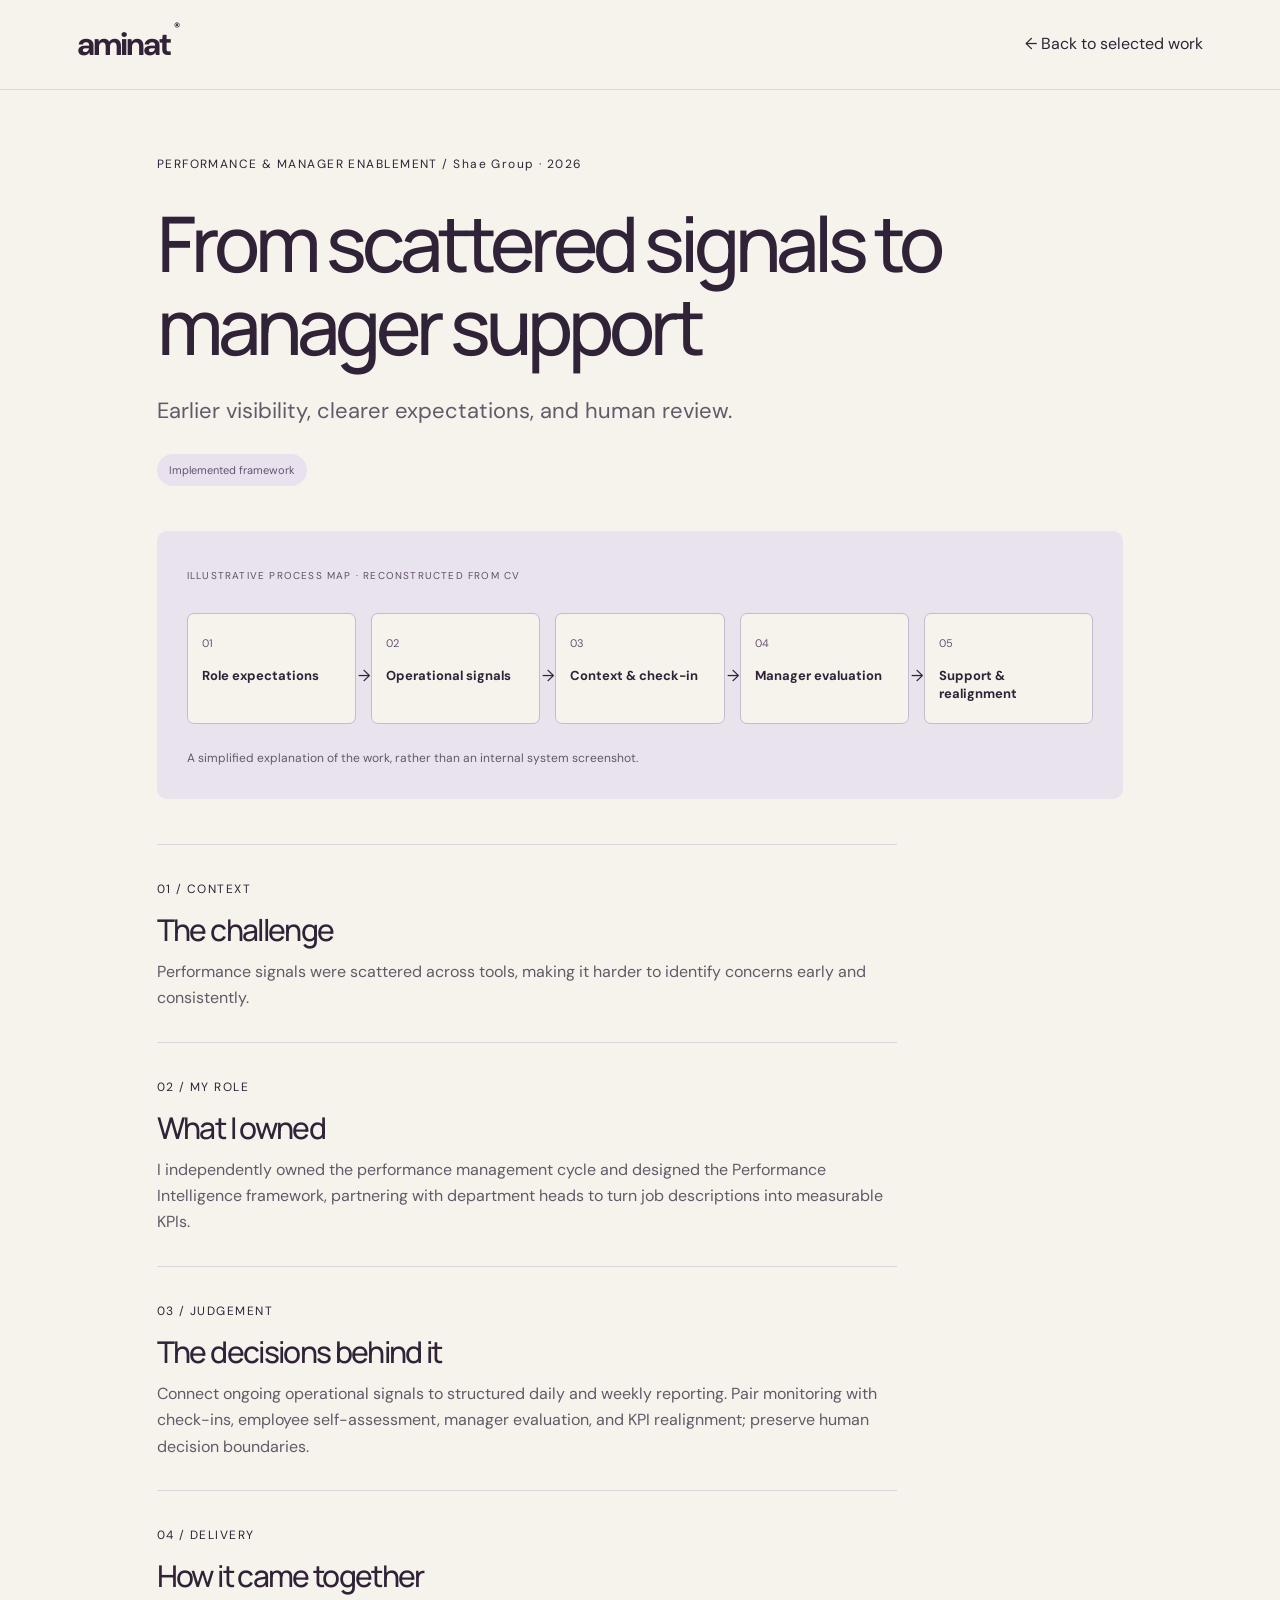
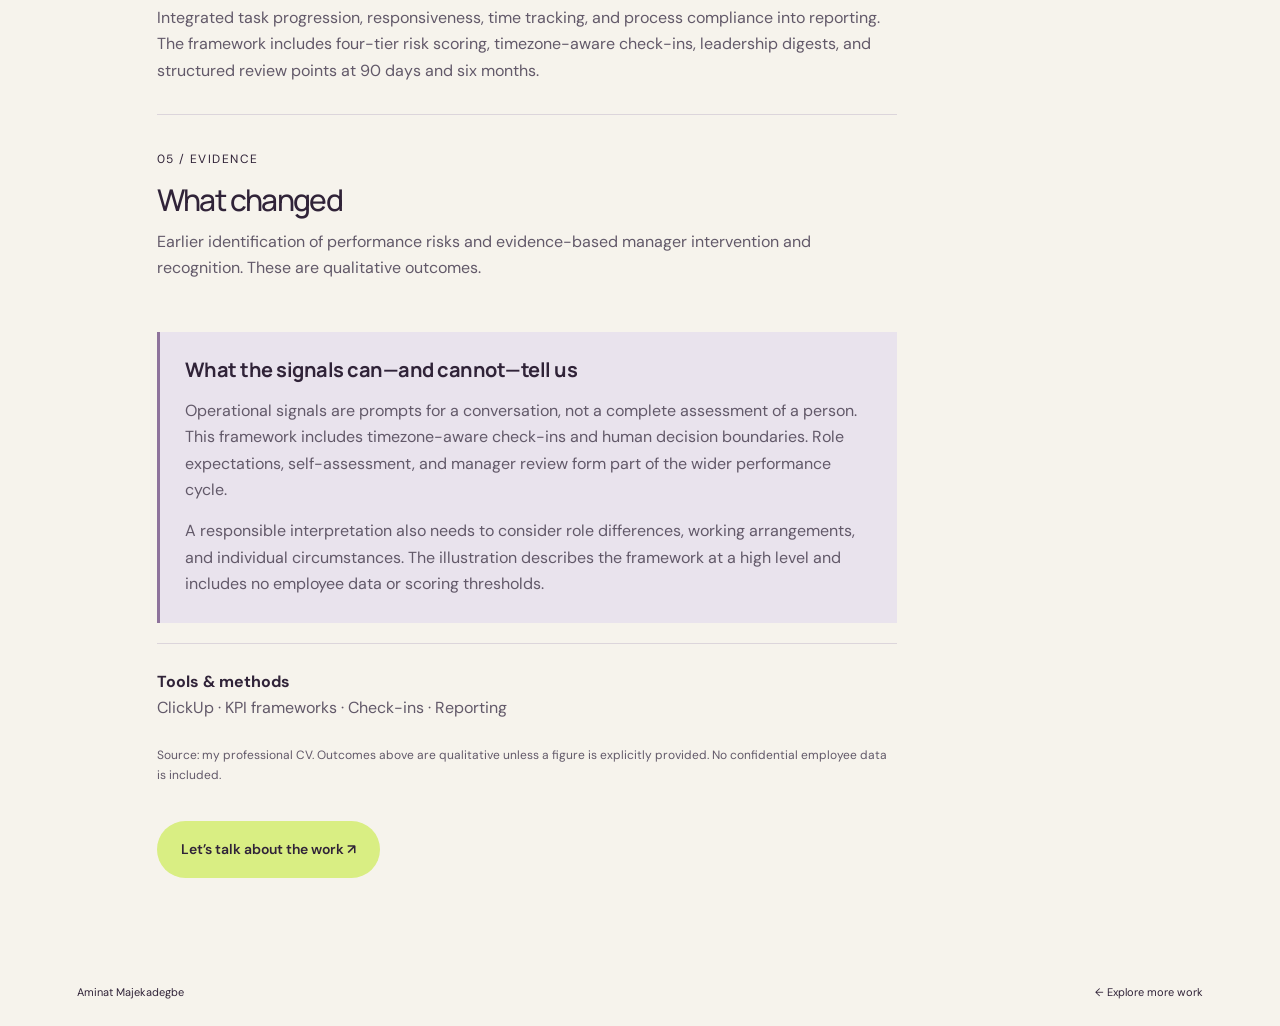
<file: case-studies/performance-intelligence.html>
<!doctype html><html lang="en"><head><meta charset="utf-8"><meta name="viewport" content="width=device-width,initial-scale=1"><title>From scattered signals to manager support — Aminat Majekadegbe</title><meta name="description" content="Earlier visibility, clearer expectations, and human review."><link rel="stylesheet" href="../style.css"><link rel="icon" href="../assets/favicon.svg"></head><body><header><a class="wordmark" href="../index.html">aminat<span>®</span></a><a href="../index.html#work">← Back to selected work</a></header><main class="case-page"><div class="section-label">PERFORMANCE & MANAGER ENABLEMENT / Shae Group · 2026</div><h1>From scattered signals to manager support</h1><p class="case-deck">Earlier visibility, clearer expectations, and human review.</p><div class="case-status">Implemented framework</div><div class="case-map"><span class="visual-label">ILLUSTRATIVE PROCESS MAP · RECONSTRUCTED FROM CV</span><div class="map-nodes"><div class="map-node"><small>01</small><strong>Role expectations</strong></div><div class="map-node"><small>02</small><strong>Operational signals</strong></div><div class="map-node"><small>03</small><strong>Context &amp; check-in</strong></div><div class="map-node"><small>04</small><strong>Manager evaluation</strong></div><div class="map-node"><small>05</small><strong>Support &amp; realignment</strong></div></div><p>A simplified explanation of the work, rather than an internal system screenshot.</p></div><div class="case-body"><section><span class="section-label">01 / CONTEXT</span><h2>The challenge</h2><p>Performance signals were scattered across tools, making it harder to identify concerns early and consistently.</p></section><section><span class="section-label">02 / MY ROLE</span><h2>What I owned</h2><p>I independently owned the performance management cycle and designed the Performance Intelligence framework, partnering with department heads to turn job descriptions into measurable KPIs.</p></section><section><span class="section-label">03 / JUDGEMENT</span><h2>The decisions behind it</h2><p>Connect ongoing operational signals to structured daily and weekly reporting. Pair monitoring with check-ins, employee self-assessment, manager evaluation, and KPI realignment; preserve human decision boundaries.</p></section><section><span class="section-label">04 / DELIVERY</span><h2>How it came together</h2><p>Integrated task progression, responsiveness, time tracking, and process compliance into reporting. The framework includes four-tier risk scoring, timezone-aware check-ins, leadership digests, and structured review points at 90 days and six months.</p></section><section><span class="section-label">05 / EVIDENCE</span><h2>What changed</h2><p>Earlier identification of performance risks and evidence-based manager intervention and recognition. These are qualitative outcomes.</p></section><aside class="safeguards"><h3>What the signals can—and cannot—tell us</h3><p>Operational signals are prompts for a conversation, not a complete assessment of a person. This framework includes timezone-aware check-ins and human decision boundaries. Role expectations, self-assessment, and manager review form part of the wider performance cycle.</p><p>A responsible interpretation also needs to consider role differences, working arrangements, and individual circumstances. The illustration describes the framework at a high level and includes no employee data or scoring thresholds.</p></aside><div class="case-tools"><strong>Tools & methods</strong><p>ClickUp · KPI frameworks · Check-ins · Reporting</p></div><p class="evidence-note">Source: my professional CV. Outcomes above are qualitative unless a figure is explicitly provided. No confidential employee data is included.</p></div><a class="button lime" href="mailto:majekadegbeaminat85@gmail.com">Let’s talk about the work ↗</a></main><footer><span>Aminat Majekadegbe</span><a href="../index.html#work">← Explore more work</a></footer></body></html>
</file>
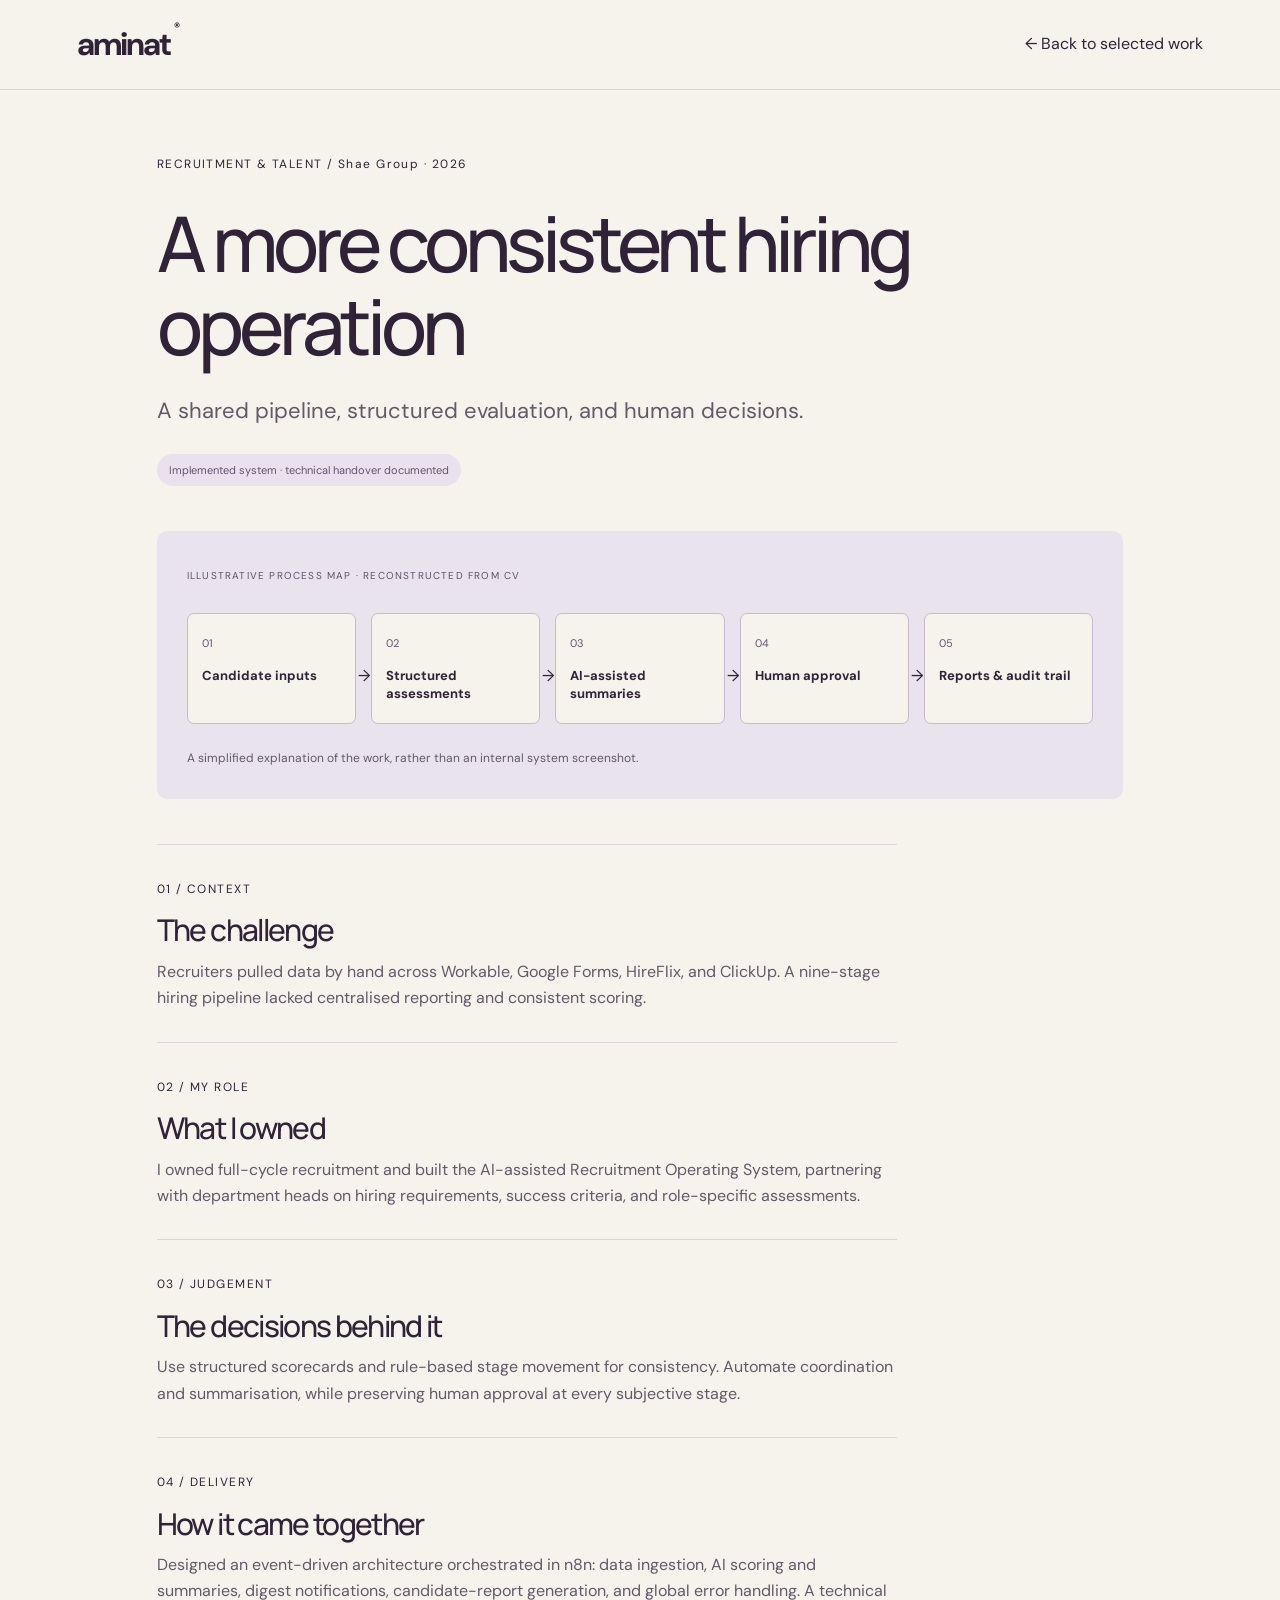
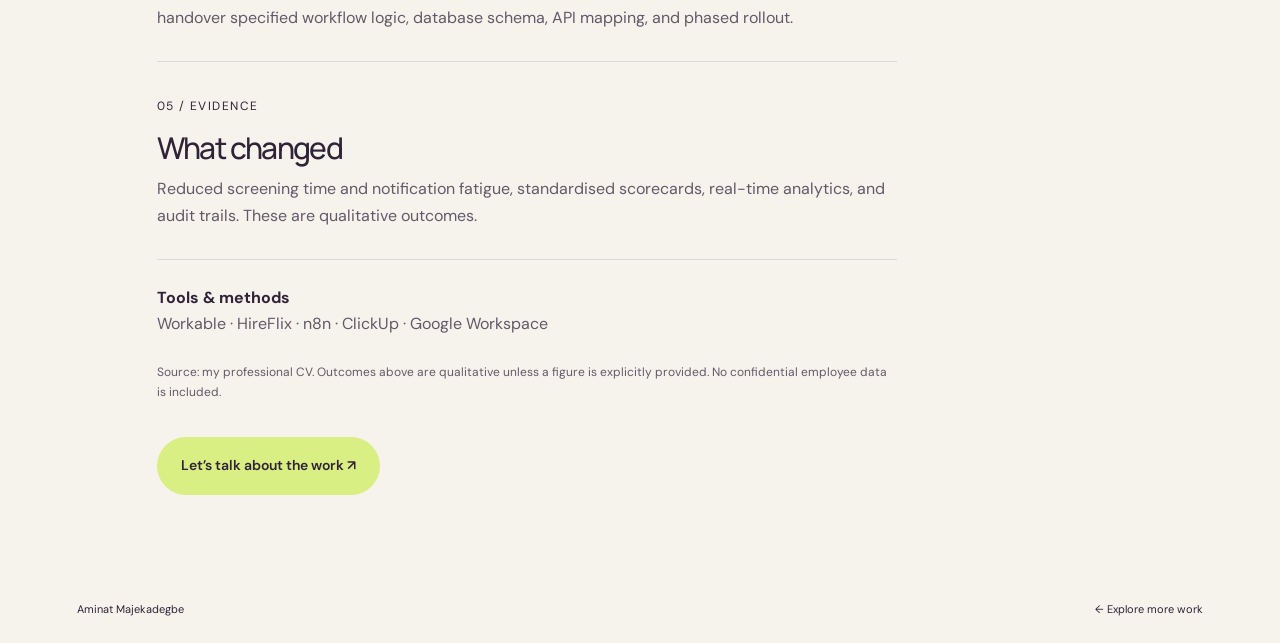
<file: case-studies/recruitment-operations.html>
<!doctype html><html lang="en"><head><meta charset="utf-8"><meta name="viewport" content="width=device-width,initial-scale=1"><title>A more consistent hiring operation — Aminat Majekadegbe</title><meta name="description" content="A shared pipeline, structured evaluation, and human decisions."><link rel="stylesheet" href="../style.css"><link rel="icon" href="../assets/favicon.svg"></head><body><header><a class="wordmark" href="../index.html">aminat<span>®</span></a><a href="../index.html#work">← Back to selected work</a></header><main class="case-page"><div class="section-label">RECRUITMENT & TALENT / Shae Group · 2026</div><h1>A more consistent hiring operation</h1><p class="case-deck">A shared pipeline, structured evaluation, and human decisions.</p><div class="case-status">Implemented system · technical handover documented</div><div class="case-map"><span class="visual-label">ILLUSTRATIVE PROCESS MAP · RECONSTRUCTED FROM CV</span><div class="map-nodes"><div class="map-node"><small>01</small><strong>Candidate inputs</strong></div><div class="map-node"><small>02</small><strong>Structured assessments</strong></div><div class="map-node"><small>03</small><strong>AI-assisted summaries</strong></div><div class="map-node"><small>04</small><strong>Human approval</strong></div><div class="map-node"><small>05</small><strong>Reports &amp; audit trail</strong></div></div><p>A simplified explanation of the work, rather than an internal system screenshot.</p></div><div class="case-body"><section><span class="section-label">01 / CONTEXT</span><h2>The challenge</h2><p>Recruiters pulled data by hand across Workable, Google Forms, HireFlix, and ClickUp. A nine-stage hiring pipeline lacked centralised reporting and consistent scoring.</p></section><section><span class="section-label">02 / MY ROLE</span><h2>What I owned</h2><p>I owned full-cycle recruitment and built the AI-assisted Recruitment Operating System, partnering with department heads on hiring requirements, success criteria, and role-specific assessments.</p></section><section><span class="section-label">03 / JUDGEMENT</span><h2>The decisions behind it</h2><p>Use structured scorecards and rule-based stage movement for consistency. Automate coordination and summarisation, while preserving human approval at every subjective stage.</p></section><section><span class="section-label">04 / DELIVERY</span><h2>How it came together</h2><p>Designed an event-driven architecture orchestrated in n8n: data ingestion, AI scoring and summaries, digest notifications, candidate-report generation, and global error handling. A technical handover specified workflow logic, database schema, API mapping, and phased rollout.</p></section><section><span class="section-label">05 / EVIDENCE</span><h2>What changed</h2><p>Reduced screening time and notification fatigue, standardised scorecards, real-time analytics, and audit trails. These are qualitative outcomes.</p></section><div class="case-tools"><strong>Tools & methods</strong><p>Workable · HireFlix · n8n · ClickUp · Google Workspace</p></div><p class="evidence-note">Source: my professional CV. Outcomes above are qualitative unless a figure is explicitly provided. No confidential employee data is included.</p></div><a class="button lime" href="mailto:majekadegbeaminat85@gmail.com">Let’s talk about the work ↗</a></main><footer><span>Aminat Majekadegbe</span><a href="../index.html#work">← Explore more work</a></footer></body></html>
</file>
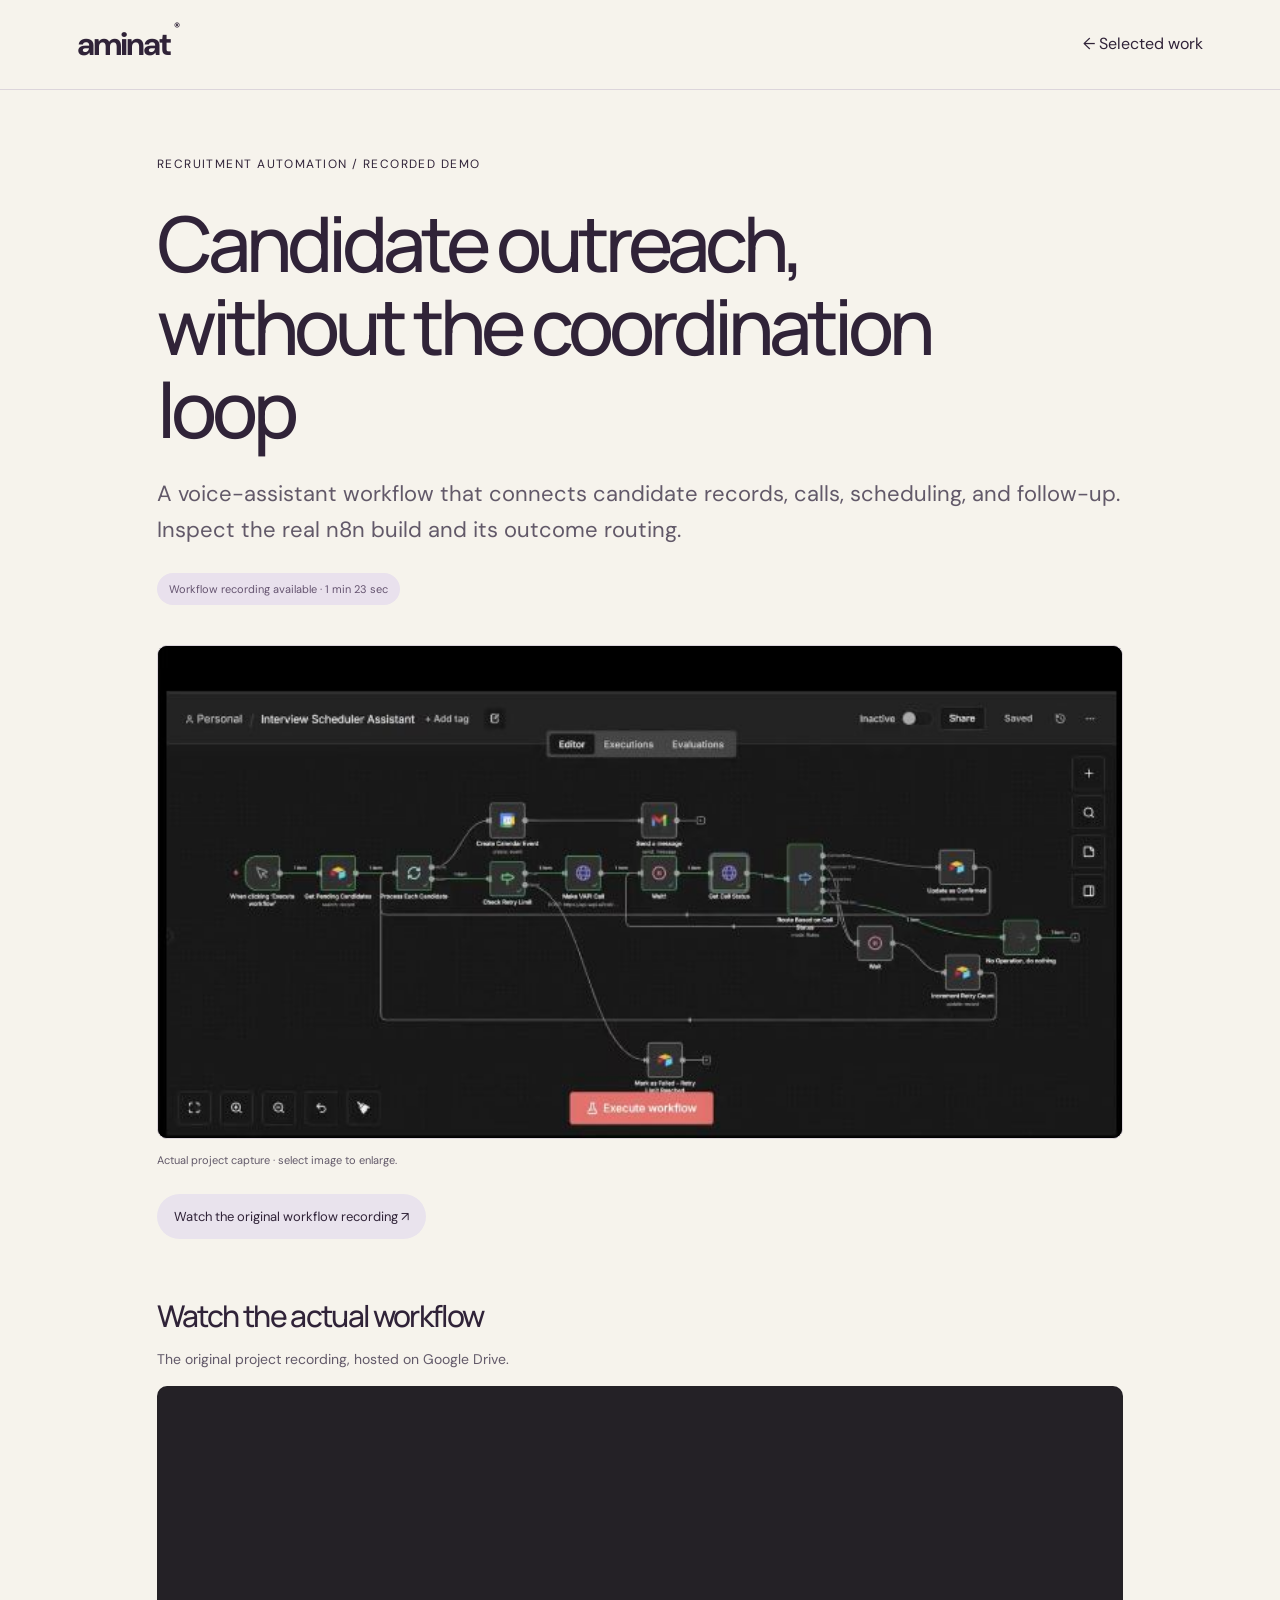
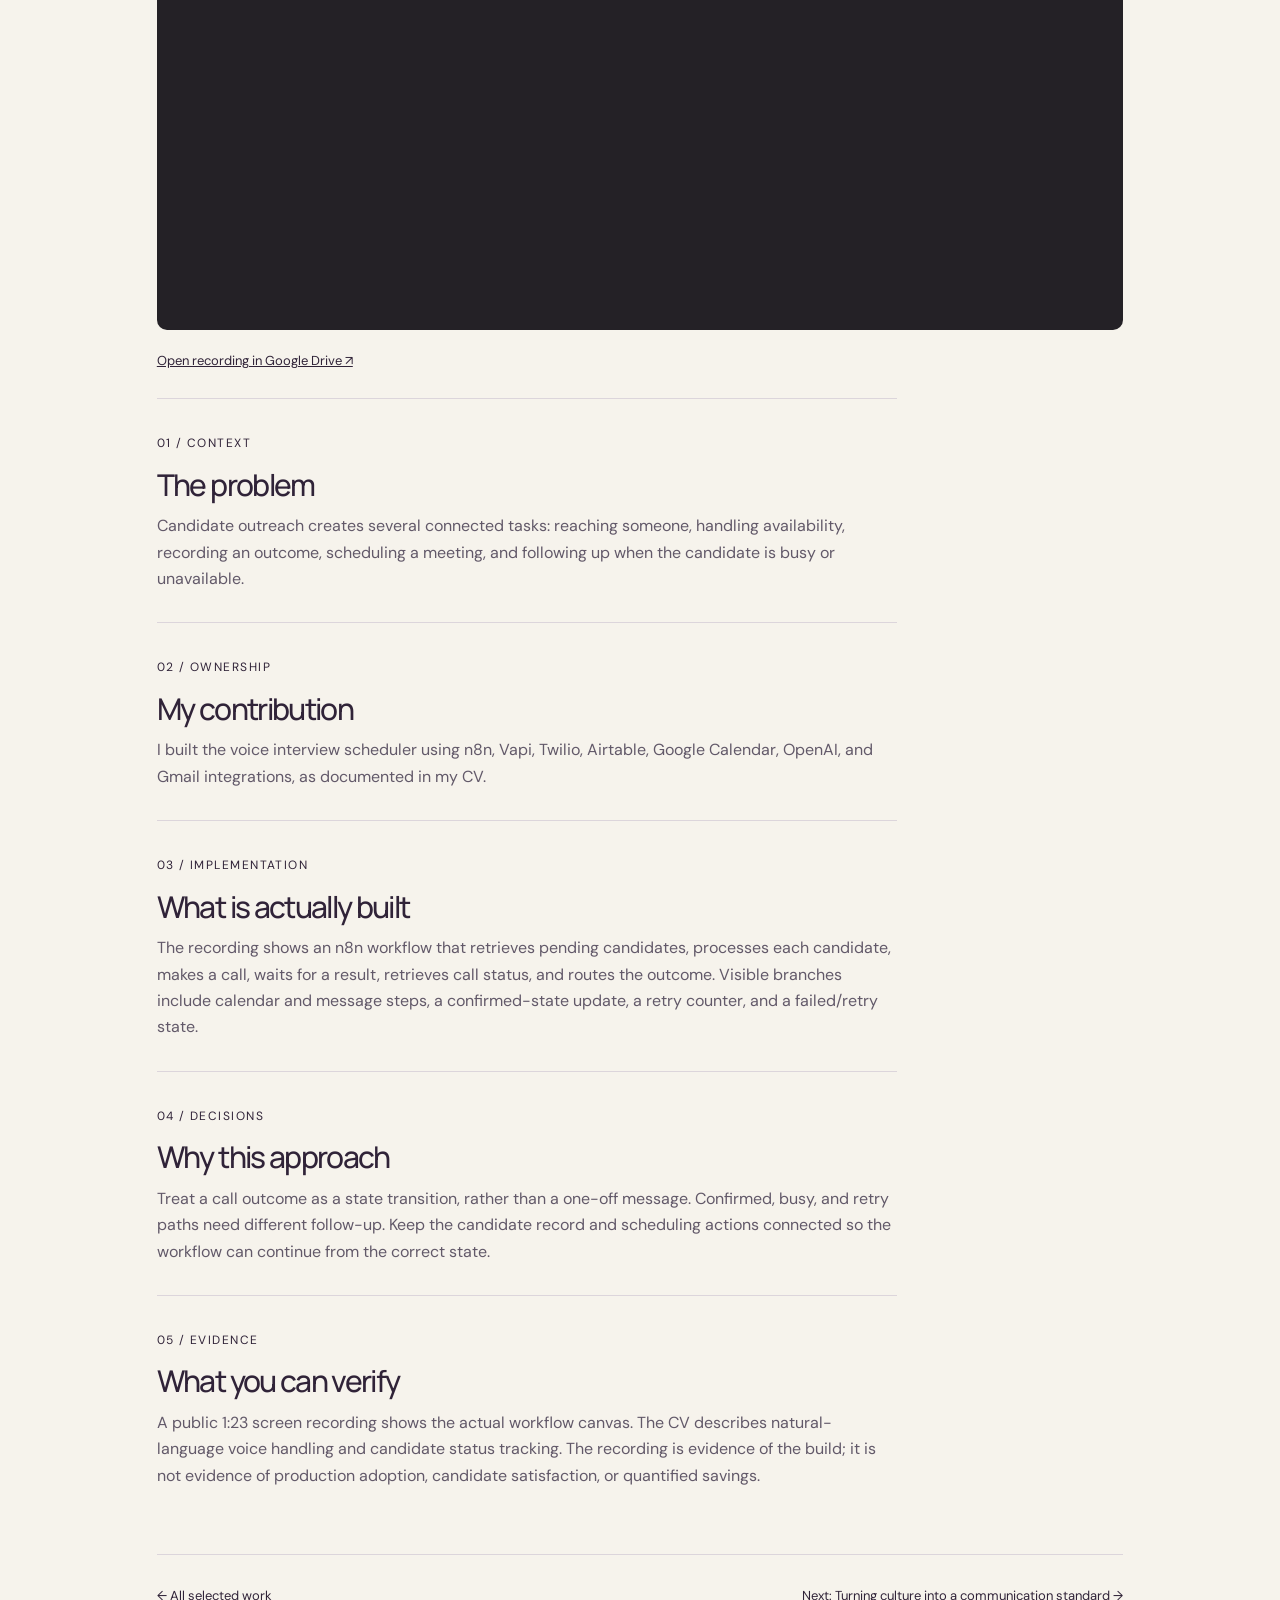
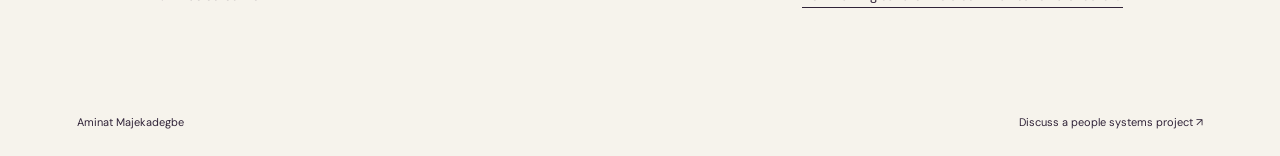
<file: case-studies/voice-interview-scheduler.html>
<!doctype html><html lang="en"><head><meta charset="utf-8"><meta name="viewport" content="width=device-width,initial-scale=1"><title>Candidate outreach, without the coordination loop — Aminat Majekadegbe</title><meta name="description" content="A voice-assistant workflow that connects candidate records, calls, scheduling, and follow-up. Inspect the real n8n build and its outcome routing."><link rel="stylesheet" href="../style.css"><link rel="icon" href="../assets/favicon.svg"><script src="../evidence.js" defer></script></head><body><a class="skip" href="#main">Skip to content</a><header><a class="wordmark" href="../index.html">aminat<span>®</span></a><a href="../index.html#work">← Selected work</a></header><main id="main" class="case-page"><div class="section-label">RECRUITMENT AUTOMATION / RECORDED DEMO</div><h1>Candidate outreach, without the coordination loop</h1><p class="case-deck">A voice-assistant workflow that connects candidate records, calls, scheduling, and follow-up. Inspect the real n8n build and its outcome routing.</p><span class="case-status">Workflow recording available · 1 min 23 sec</span><figure class="artefact-figure"><button class="zoom-artefact" aria-label="Enlarge project artefact"><img src="../assets/scheduler-workflow.jpg" alt="Actual n8n interview scheduler workflow from Aminat’s linked project recording" width="1100" height="620"></button><figcaption>Actual project capture · select image to enlarge. </figcaption></figure><div class="source-links"><a target="_blank" rel="noopener noreferrer" href="https://drive.google.com/file/d/18DO9wViiikwcE-659NkOVD2WNPyPufXH/view">Watch the original workflow recording ↗</a></div><section class="recording-section"><h2>Watch the actual workflow</h2><p>The original project recording, hosted on Google Drive.</p><iframe title="Interview Scheduler Assistant Demo" src="https://drive.google.com/file/d/18DO9wViiikwcE-659NkOVD2WNPyPufXH/preview" allow="fullscreen" loading="lazy"></iframe><a href="https://drive.google.com/file/d/18DO9wViiikwcE-659NkOVD2WNPyPufXH/view" target="_blank" rel="noopener">Open recording in Google Drive ↗</a></section><div class="case-body"><section><span class="section-label">01 / CONTEXT</span><h2>The problem</h2><p>Candidate outreach creates several connected tasks: reaching someone, handling availability, recording an outcome, scheduling a meeting, and following up when the candidate is busy or unavailable.</p></section><section><span class="section-label">02 / OWNERSHIP</span><h2>My contribution</h2><p>I built the voice interview scheduler using n8n, Vapi, Twilio, Airtable, Google Calendar, OpenAI, and Gmail integrations, as documented in my CV.</p></section><section><span class="section-label">03 / IMPLEMENTATION</span><h2>What is actually built</h2><p>The recording shows an n8n workflow that retrieves pending candidates, processes each candidate, makes a call, waits for a result, retrieves call status, and routes the outcome. Visible branches include calendar and message steps, a confirmed-state update, a retry counter, and a failed/retry state.</p></section><section><span class="section-label">04 / DECISIONS</span><h2>Why this approach</h2><p>Treat a call outcome as a state transition, rather than a one-off message. Confirmed, busy, and retry paths need different follow-up. Keep the candidate record and scheduling actions connected so the workflow can continue from the correct state.</p></section><section><span class="section-label">05 / EVIDENCE</span><h2>What you can verify</h2><p>A public 1:23 screen recording shows the actual workflow canvas. The CV describes natural-language voice handling and candidate status tracking. The recording is evidence of the build; it is not evidence of production adoption, candidate satisfaction, or quantified savings.</p></section></div><nav class="case-next" aria-label="Case study navigation"><a href="../index.html#work">← All selected work</a><a href="culturecore.html">Next: Turning culture into a communication standard →</a></nav></main><footer><span>Aminat Majekadegbe</span><a href="mailto:majekadegbeaminat85@gmail.com">Discuss a people systems project ↗</a></footer><dialog class="artefact-dialog"><button class="close" aria-label="Close enlarged artefact">Close ×</button><img alt="Actual n8n interview scheduler workflow from Aminat’s linked project recording"></dialog></body></html>
</file>
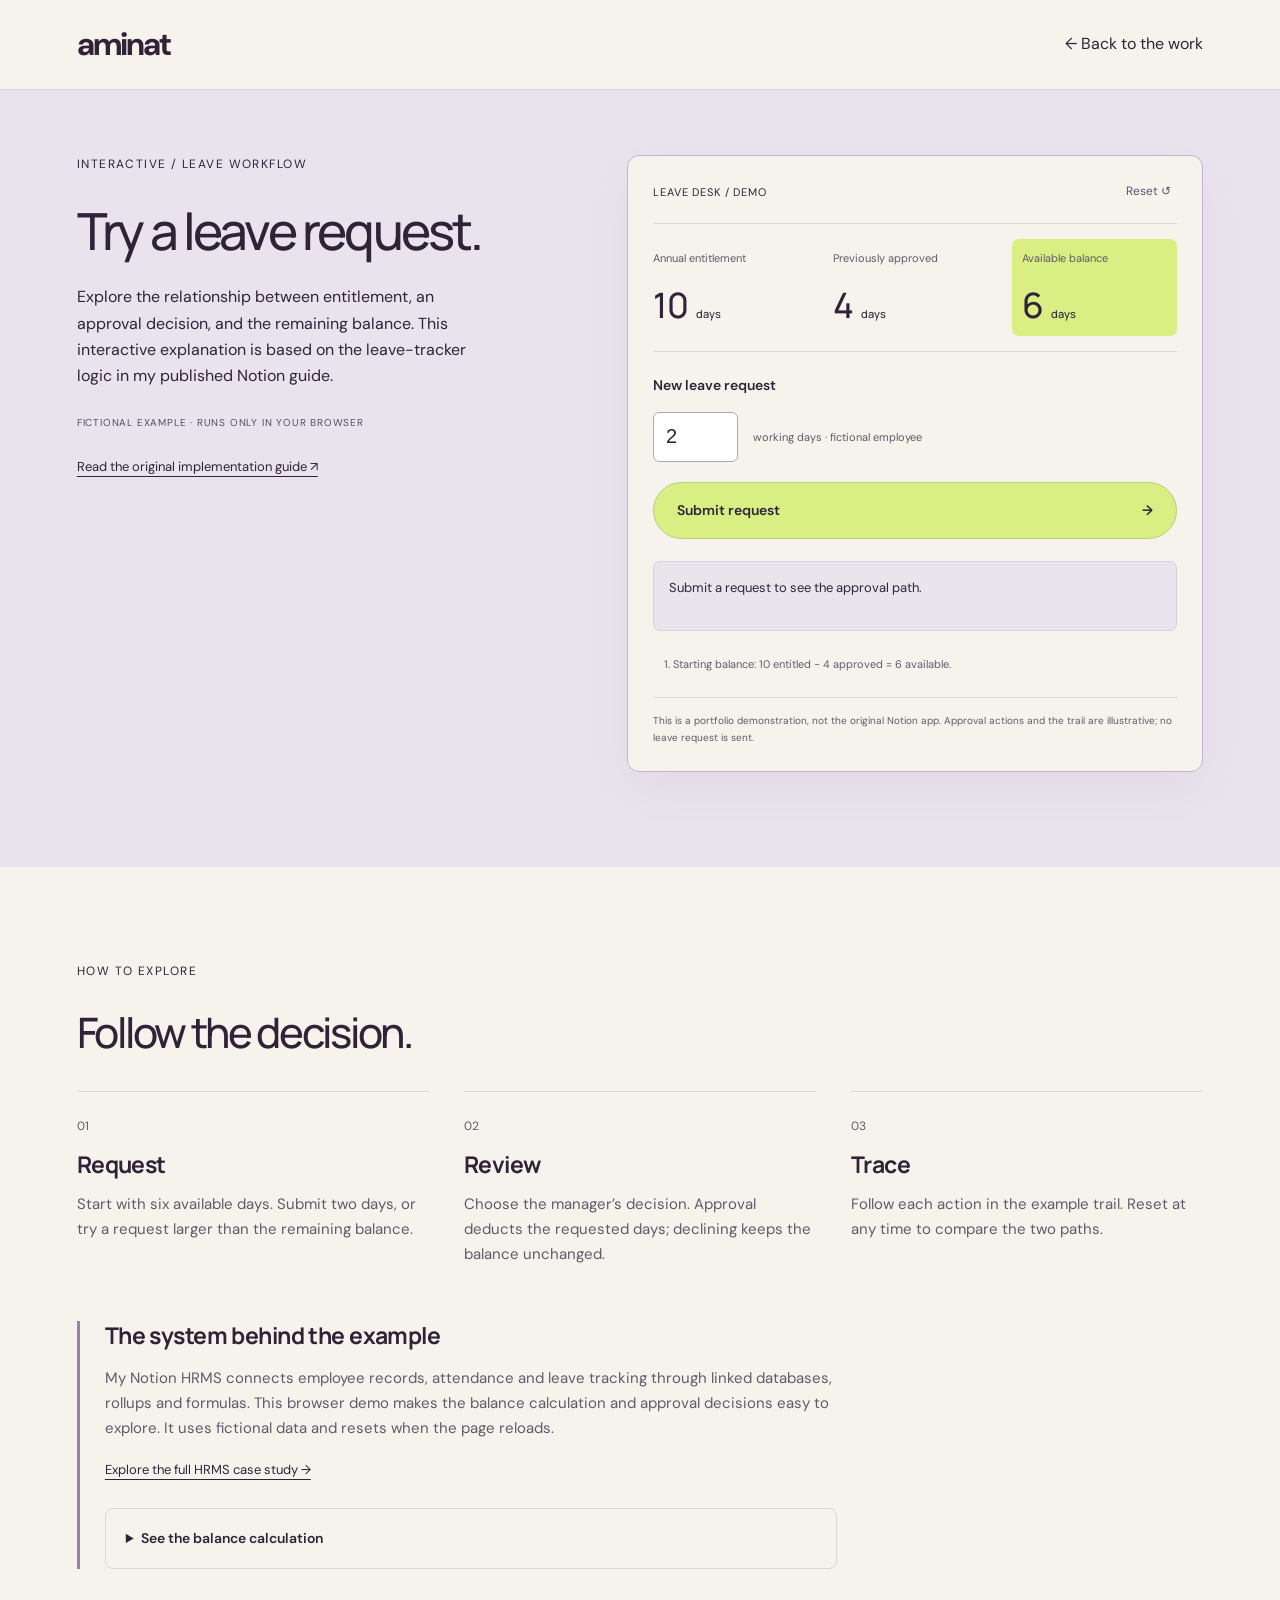
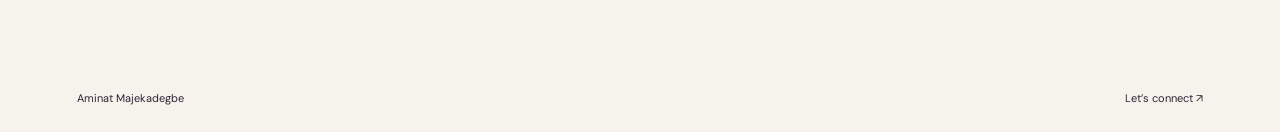
<file: demos/leave-workflow.html>
<!DOCTYPE html>
<html lang="en"><head><meta charset="utf-8"/><meta content="width=device-width,initial-scale=1" name="viewport"/><title>Try the leave workflow — Aminat Majekadegbe</title><meta content="Explore a fictional leave request, manager approval and balance tracking." name="description"/><link href="../style.css" rel="stylesheet"/><link href="../assets/favicon.svg" rel="icon"/><script defer="" src="../evidence.js"></script><link href="https://aminatmajekadegbe.netlify.app/demos/leave-workflow" rel="canonical"/><meta content="website" property="og:type"/><meta content="Aminat Majekadegbe" property="og:site_name"/><meta content="Try the leave workflow — Aminat Majekadegbe" property="og:title"/><meta content="Explore a fictional leave request, manager approval and balance tracking." property="og:description"/><meta content="https://aminatmajekadegbe.netlify.app/demos/leave-workflow" property="og:url"/><meta content="https://aminatmajekadegbe.netlify.app/assets/headshot.jpg" property="og:image"/><meta content="Aminat Majekadegbe, People Operations Lead" property="og:image:alt"/><meta content="summary_large_image" name="twitter:card"/><meta content="Try the leave workflow — Aminat Majekadegbe" name="twitter:title"/><meta content="Explore a fictional leave request, manager approval and balance tracking." name="twitter:description"/><meta content="https://aminatmajekadegbe.netlify.app/assets/headshot.jpg" name="twitter:image"/></head><body><a class="skip" href="#main">Skip to demo</a><header><a class="wordmark" href="../index.html">aminat</a><a href="../index.html#work">← Back to the work</a></header><main class="demo-page" id="main"><section class="interactive-lab" id="leave-workflow"><div class="lab-intro"><div class="section-label">INTERACTIVE / LEAVE WORKFLOW</div><h1>Try a leave request.</h1><p>Explore the relationship between entitlement, an approval decision, and the remaining balance. This interactive explanation is based on the leave-tracker logic in my published Notion guide.</p><p class="demo-label">FICTIONAL EXAMPLE · RUNS ONLY IN YOUR BROWSER</p><a class="textlink" href="https://aminatmajekadegbe.substack.com/p/how-to-create-a-lean-hr-software" rel="noopener" target="_blank">Read the original implementation guide ↗</a></div><div class="leave-demo"><div class="demo-top"><span>LEAVE DESK / DEMO</span><button id="reset-demo" type="button">Reset ↺</button></div><div class="demo-balances"><div><span>Annual entitlement</span><strong>10 <small>days</small></strong></div><div><span>Previously approved</span><strong id="used-days">4 <small>days</small></strong></div><div><span>Available balance</span><strong id="remaining-days">6 <small>days</small></strong></div></div><form id="leave-form"><label for="request-days">New leave request</label><div class="request-input"><input id="request-days" max="10" min="1" required="" step="1" type="number" value="2"/><span>working days · fictional employee</span></div><button class="button lime" type="submit">Submit request <span>→</span></button></form><div hidden="" id="decision-panel"><div class="request-state">Awaiting manager review</div><p id="request-summary"></p><div class="decision-buttons"><button id="approve-request">Approve request</button><button id="decline-request">Decline request</button></div></div><div aria-live="polite" class="demo-result" id="demo-result">Submit a request to see the approval path.</div><ol aria-label="Example approval trail" class="audit-trail" id="audit-trail"><li>Starting balance: 10 entitled − 4 approved = 6 available.</li></ol><p class="demo-footnote">This is a portfolio demonstration, not the original Notion app. Approval actions and the trail are illustrative; no leave request is sent.</p></div></section><section class="demo-explainer"><div class="section-label">HOW TO EXPLORE</div><h2>Follow the decision.</h2><div class="demo-guide"><article><span>01</span><h3>Request</h3><p>Start with six available days. Submit two days, or try a request larger than the remaining balance.</p></article><article><span>02</span><h3>Review</h3><p>Choose the manager’s decision. Approval deducts the requested days; declining keeps the balance unchanged.</p></article><article><span>03</span><h3>Trace</h3><p>Follow each action in the example trail. Reset at any time to compare the two paths.</p></article></div><div class="demo-context"><h3>The system behind the example</h3><p>My Notion HRMS connects employee records, attendance and leave tracking through linked databases, rollups and formulas. This browser demo makes the balance calculation and approval decisions easy to explore. It uses fictional data and resets when the page reloads.</p><a class="textlink" href="../case-studies/notion-hrms.html">Explore the full HRMS case study →</a><details class="formula-details"><summary>See the balance calculation</summary><p>The guide’s worked example is 10 days entitled − 4 days taken = 6 days remaining. This equivalent Notion formula shows that calculation; property names should match your workspace.</p><pre><code>prop("Leave Entitlement") - prop("Leave Taken")</code></pre><p>In this demo, only an approved request adds to Leave Taken. A declined or over-balance request leaves it unchanged. The manager review and audit trail are illustrative.</p></details></div></section></main><footer><span>Aminat Majekadegbe</span><a href="../index.html#contact">Let’s connect ↗</a></footer></body></html>
</file>
<file: style.css>
@import url('https://fonts.googleapis.com/css2?family=DM+Sans:wght@400;500;600;700&family=Manrope:wght@400;500;600;700;800&display=swap');
:root{--ink:#302338;--paper:#f6f3ec;--lime:#d9ee83;--muted:#766e79;--line:#dcd5db}*{box-sizing:border-box}html{scroll-behavior:smooth;scroll-padding-top:90px}body{margin:0;background:var(--paper);color:var(--ink);font:16px/1.65 'DM Sans',Arial,sans-serif}a{color:inherit;text-decoration:none}button{font:inherit;cursor:pointer}button,a{-webkit-tap-highlight-color:transparent}button:focus-visible,a:focus-visible{outline:3px solid #9a60c5;outline-offset:5px}h1,h2,h3,p{margin:0}h1,h2,h3{font-family:'Manrope',Arial,sans-serif}h1{font-size:clamp(56px,6.9vw,108px);line-height:1.02;letter-spacing:-.065em;font-weight:500}h2{font-size:clamp(38px,4.7vw,70px);line-height:1.12;letter-spacing:-.055em;font-weight:500}h3{font-size:23px;line-height:1.3;letter-spacing:-.025em}em{font-family:Georgia,serif;font-weight:400}header{height:90px;padding:0 6%;display:flex;align-items:center;justify-content:space-between;border-bottom:1px solid var(--line);background:var(--paper);position:sticky;top:0;z-index:10}nav{display:flex;gap:35px;font-size:14px}nav a:last-child{border-bottom:1px solid var(--ink)}.wordmark{font-size:32px;letter-spacing:-2px;font-weight:700}.wordmark span{font-size:12px;vertical-align:top;letter-spacing:0;margin-left:4px}.menu{display:none}.hero{padding:35px 6% 0}.hero-top,.hero-bottom{display:flex;justify-content:space-between;gap:20px;font-size:11px;letter-spacing:.09em}.eyebrow{font-size:11px;letter-spacing:.12em}.eyebrow i{display:inline-block;width:7px;height:7px;background:var(--ink);border-radius:50%;margin-right:8px}.hero-grid{display:grid;grid-template-columns:1.35fr 1fr;gap:7%;align-items:center;padding:62px 0 55px}.intro{max-width:510px;font-size:18px;margin:28px 0}.button{display:inline-flex;align-items:center;justify-content:space-between;gap:40px;padding:16px 23px;border-radius:100px;font-size:14px;font-weight:600;border:1px solid transparent}.lime{background:var(--lime);color:var(--ink)}.button:hover{background:#c8dd72;transform:translateY(-2px)}.textlink{display:block;margin-top:18px;font-size:13px;text-decoration:underline;text-underline-offset:5px}.portrait-wrap{position:relative;max-width:450px;margin:auto;width:100%;background:#d8c4d4;border-radius:180px 180px 12px 12px;padding:14px 14px 0}.portrait{display:block;width:100%;height:450px;object-fit:cover;object-position:center 30%;border-radius:170px 170px 0 0;filter:saturate(.8)}.portrait-label{position:absolute;top:32px;right:-21px;writing-mode:vertical-rl;font-size:9px;letter-spacing:.12em}.portrait-note{background:var(--ink);color:var(--paper);margin:0 -14px;padding:20px 24px;border-radius:0 0 12px 12px;display:flex;flex-direction:column}.portrait-note span{font-size:11px;color:var(--lime)}.portrait-note strong{font-size:19px}.portrait-note small{font-size:11px;opacity:.7}.asterisk{position:absolute;left:-38px;top:45px;font-size:100px;line-height:1;color:var(--lime);text-shadow:0 0 1px var(--ink)}.hero-bottom{padding:22px 0;border-top:1px solid var(--line)}section:not(.hero){padding:95px 6%}.section-label{font-size:11px;letter-spacing:.12em;margin-bottom:27px}.intersection{background:var(--ink);color:var(--paper)}.intersection h2 em{color:var(--lime)}.three{display:grid;grid-template-columns:repeat(3,1fr);gap:45px;margin-top:60px}.three article{border-top:1px solid #68576f;padding-top:20px}.three article>span{color:#b7a1c1;font-size:12px}.three h3{margin:20px 0 14px}.three p{font-size:15px;color:#d6ced9}.proof{margin-top:60px;display:grid;grid-template-columns:repeat(4,1fr);border-top:1px solid #68576f;padding-top:30px;gap:30px}.proof strong{display:block;font-size:35px;font-weight:400;color:var(--lime);letter-spacing:-.03em}.proof span{display:block;font-size:12px;max-width:160px;color:#d6ced9}.section-heading{display:flex;justify-content:space-between;align-items:end;gap:30px}.section-heading p{max-width:350px;font-size:15px;color:var(--muted)}.filters{display:flex;flex-wrap:wrap;gap:10px;margin:35px 0}.filters button{border:1px solid var(--line);border-radius:30px;padding:9px 18px;background:transparent;font-size:13px}.filters button[aria-pressed=true]{background:var(--ink);border-color:var(--ink);color:white}.projects{display:grid;grid-template-columns:repeat(2,1fr);gap:22px}.project{padding:32px;border:1px solid var(--line);border-radius:4px;display:flex;flex-direction:column;min-height:300px;background:#eeebe6;transition:transform .2s,background .2s}.project:hover{transform:translateY(-4px);background:#e7e1e8}.project:nth-child(4n+1){background:#e4dbe9}.project:nth-child(4n+2){background:#e9eddb}.project-meta{display:flex;justify-content:space-between;font-size:10px;text-transform:uppercase;letter-spacing:.1em}.project-number{font-family:Georgia,serif;font-size:40px;color:#a395a8;margin:16px 0 8px}.project h3{font-size:27px}.project p{font-size:15px;color:var(--muted);margin-top:12px;max-width:380px}.project button{margin-top:25px;padding:13px 0 0;border:0;border-top:1px solid #c7bec8;background:transparent;text-align:left;font-size:13px;display:flex;justify-content:space-between;align-items:center;color:var(--ink)}.project button span{font-size:24px}.lab{background:var(--lime);display:grid;grid-template-columns:1fr 1fr;gap:8%}.lab p{max-width:420px;margin-top:25px;font-size:15px}.lab-note{display:block;font-size:9px;letter-spacing:.08em;margin-top:28px}.workflow{align-self:center;border:1px solid #b2c55f;border-radius:8px;padding:22px;background:#e6f0ba}.steps{display:grid;grid-template-columns:repeat(4,1fr);gap:8px}.steps button{background:transparent;border:1px solid #b2c55f;border-radius:5px;padding:12px 2px;font-size:12px;line-height:1.8;color:var(--ink)}.steps button[aria-pressed=true]{background:var(--ink);color:var(--lime);border-color:var(--ink)}.step-detail{padding:28px 5px 5px;min-height:270px}.step-detail>span{font-size:10px;letter-spacing:.12em}.step-detail h3{margin:14px 0}.step-detail p{margin:0}.signal{display:flex;align-items:center;gap:10px;border-top:1px solid #b2c55f;padding-top:17px;margin-top:24px;font-size:12px}.signal i{width:7px;height:7px;border-radius:50%;background:#607633}.about-grid{display:grid;grid-template-columns:1fr 1fr;gap:9%}.about-grid p{margin-top:24px;color:var(--muted);font-size:15px}.education{border-top:1px solid var(--line);margin-top:35px;padding-top:25px}.education>span{display:block;font-size:10px;letter-spacing:.1em}.education strong{display:block;margin-top:10px;font-size:16px}.education p{font-size:13px;margin-top:8px}.timeline{border-left:1px solid var(--line);padding-left:30px}.timeline article{position:relative;padding-bottom:35px}.timeline article:before{content:'';position:absolute;left:-35px;top:8px;width:9px;height:9px;border-radius:50%;background:var(--ink)}.timeline time{font-size:10px;letter-spacing:.1em}.timeline h3{margin:8px 0 5px;font-size:21px}.timeline article>span{font-size:13px}.timeline p{margin-top:10px;font-size:13px}.toolkit{background:#ebe5ed}.toolrows{margin-top:40px}.toolrows>div{display:grid;grid-template-columns:1fr 1.8fr;border-top:1px solid #d2c8d7;padding:22px 0;gap:30px}.toolrows h3{font-size:16px}.toolrows p{font-size:15px;color:var(--muted)}.learning{font-size:12px;margin-top:20px;color:var(--muted)}.contact{background:var(--ink);color:var(--paper);text-align:center}.contact em{color:var(--lime)}.contact>p{max-width:560px;margin:25px auto 30px;color:#d6ced9}.contact-links{display:flex;justify-content:center;gap:30px;margin-top:30px;font-size:13px}.contact-links button{color:inherit;background:transparent;border:0;font-size:13px;padding:0}.contact #copy-status{font-size:12px;min-height:20px;margin-bottom:0}footer{padding:25px 6%;display:flex;justify-content:space-between;gap:20px;font-size:11px}dialog{width:min(680px,calc(100% - 32px));max-height:85vh;background:var(--paper);color:var(--ink);border:0;border-radius:12px;padding:50px}dialog::backdrop{background:#24192ddd;backdrop-filter:blur(5px)}.close{display:block;margin:0 0 25px auto;border:0;border-bottom:1px solid var(--ink);background:transparent;font-size:13px;color:var(--ink)}dialog h2{font-size:38px;margin:18px 0}dialog h3{font-size:16px;margin-top:25px}dialog p{font-size:15px;color:var(--muted);margin-top:8px}.dialog-headline{font-size:20px!important;color:var(--ink)!important}.stack{font-size:12px;border-top:1px solid var(--line);padding-top:20px;margin:25px 0}.private-note{font-size:12px!important}.skip{position:fixed;top:-100px;background:white;padding:12px;z-index:100}.skip:focus{top:0}.sr-only{position:absolute;width:1px;height:1px;overflow:hidden;clip:rect(0,0,0,0)}
@media(max-width:900px){h1{font-size:66px}.hero-grid{gap:5%}.portrait{height:360px}.issue{display:none}.three{gap:25px}.proof strong{font-size:28px}.section-heading p{max-width:250px}.about-grid{gap:6%}.lab{gap:5%}}
@media(max-width:640px){header{height:72px}.wordmark{font-size:28px}.menu{display:block;border:0;background:none;font-size:13px;color:var(--ink)}nav{display:none;position:absolute;top:72px;left:0;right:0;background:var(--paper);padding:25px 6%;border-bottom:1px solid var(--line)}nav.open{display:flex;flex-direction:column;gap:18px}nav a:last-child{border:0}.hero{padding-top:25px}.hero-grid{grid-template-columns:1fr;padding-top:40px;gap:45px}h1{font-size:clamp(48px,12vw,74px)}.intro{font-size:16px}.portrait-wrap{max-width:320px}.portrait{height:350px}.asterisk{font-size:80px;left:-24px}.hero-bottom{font-size:9px}.hero-bottom>span{max-width:170px}section:not(.hero){padding:65px 6%}.three{grid-template-columns:1fr;gap:30px;margin-top:40px}.three h3{margin-top:10px}.proof{grid-template-columns:1fr 1fr;gap:25px;margin-top:40px}.section-heading{display:block}.section-heading p{margin-top:24px;max-width:350px}.filters{gap:7px}.filters button{font-size:11px;padding:8px 13px}.projects{grid-template-columns:1fr}.project{min-height:280px;padding:25px}.lab,.about-grid{grid-template-columns:1fr;gap:40px}.timeline{margin-top:0}.toolrows>div{grid-template-columns:1fr;gap:12px}.contact-links{gap:25px}footer{flex-wrap:wrap}footer>span:nth-child(2){display:none}dialog{padding:28px}dialog h2{font-size:30px}html{scroll-padding-top:72px}}
@media(prefers-reduced-motion:reduce){html{scroll-behavior:auto}*{transition:none!important}}
[hidden]{display:none!important}
/* Leadership-first refinement */
:root{--muted:#625969}.resume-link{display:inline-block;font-size:13px;margin:0 0 20px;text-decoration:underline;text-underline-offset:5px}.section-label,.eyebrow{font-size:12px}.leadership{background:var(--ink);color:var(--paper)}.lead-grid{display:grid;grid-template-columns:1fr 1.1fr;gap:9%}.leadership h2{font-size:clamp(34px,4vw,56px)}.leadership .lead-grid>div>p{margin-top:25px;font-size:16px;color:#e0d8e5}.remit article{border-top:1px solid #776680;padding:19px 0}.remit article:first-child{border-top:0;padding-top:0}.remit article>span{font-size:10px;letter-spacing:.12em;color:var(--lime)}.remit h3{font-size:19px;margin:8px 0}.remit p{font-size:14px;color:#e0d8e5}.leadership .proof{grid-template-columns:repeat(3,1fr);margin-top:42px}.leadership .proof span{max-width:230px}.featured-list{margin-top:45px;display:grid;gap:28px}.feature-card{display:grid;grid-template-columns:1fr 1fr;border:1px solid var(--line);border-radius:10px;overflow:hidden}.feature-visual{padding:30px;display:flex;flex-direction:column;justify-content:space-between;min-height:315px;background:#e4dbe9}.tone-1{background:#e3e8d5}.tone-2{background:#e8dce0}.visual-label{font-size:10px;letter-spacing:.12em;color:#615067}.mini-flow{display:grid;grid-template-columns:1fr 1fr;gap:18px;margin:25px 0}.mini-flow span{background:#f6f3ecb8;border:1px solid #c3b4ca;border-radius:8px;padding:18px;font-size:13px;position:relative}.mini-flow span:not(:last-child):after{content:'→';position:absolute;right:-16px;top:18px;color:#8a7194}.visual-bottom{display:flex;justify-content:space-between;gap:20px;font-size:12px}.visual-bottom>span:last-child{font-size:28px}.feature-copy{padding:35px;display:flex;flex-direction:column;align-items:flex-start}.case-status{font-size:11px;color:#655470;background:#e9e1ed;padding:7px 12px;display:inline-block;border-radius:20px}.feature-copy h3{font-size:30px;margin:18px 0 14px;max-width:420px}.feature-copy p{color:var(--muted);font-size:15px}.case-org{font-size:12px;margin-top:20px}.case-link{display:flex;justify-content:space-between;width:100%;font-size:14px;border-top:1px solid var(--line);padding-top:17px;margin-top:auto;gap:25px}.case-link span{transition:transform .2s}.case-link:hover span{transform:translateX(5px)}.about h2,.toolkit h2,.additional h2,.lab h2{font-size:clamp(30px,3.5vw,48px);line-height:1.2;letter-spacing:-.04em}.about-grid{gap:7%}.about{border-top:1px solid var(--line)}.lab{background:#e9e3ed}.workflow{background:var(--paper);border-color:#ccbed3}.steps button{border-color:#ccbed3}.steps button[aria-pressed=true]{background:var(--lime);color:var(--ink);border-color:#bccb7f}.signal{border-color:#ccbed3}.step-detail{min-height:285px}.workflow{position:relative}.steps{position:relative}.steps:before{content:'';height:2px;background:#c7b9ce;position:absolute;left:10%;right:10%;top:50%;z-index:0}.steps button{position:relative;z-index:1;background:var(--paper);transition:background .25s,border-color .25s,transform .25s}.steps button[aria-pressed=true]{transform:translateY(-3px)}.additional{border-bottom:1px solid var(--line)}.additional .projects{grid-template-columns:repeat(2,1fr)}.project{min-height:230px;padding:25px;background:transparent!important}.project-number{font-size:12px;margin:15px 0 8px;font-family:inherit}.project h3{font-size:22px}.project-meta{font-size:11px}.project[data-category="People systems"]{border-top:3px solid #8e739c}.project[data-category="Products"]{border-top:3px solid #b0c172}.project[data-category="AI & automation"]{border-top:3px solid #b591a0}.projects{transition:min-height .25s}.project:hover{background:#ebe5ee!important}.toolkit{padding-top:65px!important;padding-bottom:65px!important}.contact h2{font-size:clamp(36px,4.6vw,65px)}.button,button{transition:background .2s,transform .2s,border-color .2s}.button span{transition:transform .2s}.button:hover span{transform:translate(3px,-2px)}.case-page{max-width:1120px;margin:auto;padding:65px 6% 80px}.case-page h1{font-size:clamp(42px,6vw,78px);max-width:850px;line-height:1.08}.case-deck{font-size:22px;color:var(--muted);margin:25px 0}.case-map{margin:45px 0;background:#e9e3ed;border-radius:10px;padding:30px}.map-nodes{display:grid;grid-template-columns:repeat(5,1fr);gap:15px;margin:25px 0}.map-node{background:var(--paper);padding:20px 14px;border-radius:7px;border:1px solid #c7b9ce;position:relative}.map-node small{display:block;font-size:11px;color:#665374;margin-bottom:15px}.map-node strong{font-size:13px;line-height:1.4;display:block}.map-node:not(:last-child):after{content:'→';position:absolute;right:-15px;top:45%}.case-map p{font-size:12px;color:var(--muted)}.case-body{max-width:740px}.case-body section{padding:30px 0!important;border-top:1px solid var(--line)}.case-body h2{font-size:30px;margin:12px 0}.case-body p{font-size:16px;color:var(--muted)}.safeguards{background:#e9e3ed;padding:25px;margin:20px 0;border-left:3px solid #8e739c}.safeguards h3{font-size:20px;margin-bottom:15px}.safeguards p+p{margin-top:15px}.case-tools{border-top:1px solid var(--line);padding:25px 0}.evidence-note{font-size:12px!important;margin-bottom:35px}dialog{overscroll-behavior:contain}dialog[open]{animation:modal-in .22s ease-out}.project{animation:card-in .25s ease-out}@keyframes modal-in{from{opacity:0;transform:translateY(12px)}to{opacity:1;transform:translateY(0)}}@keyframes card-in{from{opacity:.5;transform:translateY(6px)}to{opacity:1;transform:translateY(0)}}@media(prefers-reduced-motion:no-preference){.step-detail.is-changing{animation:card-in .25s ease-out}.hero h1{animation:modal-in .6s ease-out}.portrait-wrap{animation:modal-in .7s ease-out}}@media(max-width:640px){.lead-grid,.feature-card{grid-template-columns:1fr;gap:28px}.leadership .proof{grid-template-columns:1fr;gap:20px}.leadership .proof>div{display:flex;gap:25px;align-items:center}.leadership .proof strong{min-width:105px}.feature-visual{min-height:240px;padding:22px}.feature-copy{padding:25px}.feature-copy h3{font-size:26px}.case-link{margin-top:25px}.featured h2{font-size:37px}.additional .projects{grid-template-columns:1fr}.case-page{padding-top:40px}.map-nodes{grid-template-columns:1fr}.map-node{padding:16px}.map-node small{display:inline-block;margin:0 16px 0 0}.map-node strong{display:inline}.map-node:not(:last-child):after{content:'↓';top:auto;bottom:-21px;right:50%}.case-map{padding:22px}.case-deck{font-size:18px}.step-detail{min-height:300px}}
@media(prefers-reduced-motion:reduce){*,*::before,*::after{animation:none!important;transition:none!important;scroll-behavior:auto!important}}
.more-button{display:block;margin:25px auto 0;border:1px solid var(--ink);color:var(--ink);background:transparent;border-radius:25px;padding:12px 22px;font-size:13px}.more-button:hover{background:var(--ink);color:var(--paper)}
/* Artefact-led portfolio */
header nav{gap:24px}.evidence-card{grid-template-columns:1.1fr 1fr;border-radius:12px;background:#f1ecef;transition:box-shadow .25s,border-color .25s}.evidence-card:hover{border-color:#a08bab;box-shadow:0 12px 32px #30233809}.artefact-preview{display:flex;flex-direction:column;background:#252329;overflow:hidden;justify-content:center}.artefact-preview img{display:block;width:100%;height:auto;aspect-ratio:1.8;object-fit:contain;transition:transform .45s}.artefact-preview:hover img{transform:scale(1.035)}.artefact-preview>span{display:flex;justify-content:space-between;color:#e4dce8;font-size:10px;letter-spacing:.1em;padding:17px 24px;border-top:1px solid #4c4253}.evidence-card .feature-copy{padding:30px;gap:0;background:var(--paper)}.feature-copy .eyebrow{font-size:10px;margin-bottom:12px}.feature-copy .case-status{font-size:10px;border-radius:4px;padding:7px 9px}.feature-copy h3{font-size:29px;margin:18px 0 13px}.evidence-actions{display:flex;flex-wrap:wrap;gap:15px 20px;margin-top:25px;border-top:1px solid var(--line);padding-top:18px;width:100%}.evidence-actions a{font-size:12px;text-decoration:underline;text-underline-offset:5px}.evidence-actions a:hover{color:#76518b}.featured-list{gap:32px}.interactive-lab{background:#e9e3ed;display:grid;grid-template-columns:.9fr 1.1fr;gap:7%;align-items:start}.lab-intro{position:sticky;top:125px}.lab-intro h2{font-size:clamp(34px,4vw,55px)}.lab-intro>p{font-size:16px;margin:25px 0;max-width:420px}.demo-label{font-size:10px!important;letter-spacing:.08em;color:#5a4965}.leave-demo{border:1px solid #c4b5cd;background:var(--paper);border-radius:12px;padding:25px;box-shadow:0 18px 50px #3023380a}.demo-top{display:flex;justify-content:space-between;align-items:center;border-bottom:1px solid var(--line);padding-bottom:20px;font-size:11px;letter-spacing:.08em}.demo-top button{border:0;background:none;color:#655170;font-size:12px}.demo-balances{display:grid;grid-template-columns:repeat(3,1fr);gap:15px;margin:25px 0}.demo-balances>div>span{font-size:11px;color:var(--muted);display:block;min-height:35px}.demo-balances strong{font-size:35px;line-height:1.2;display:block;font-weight:500;font-family:'Manrope',sans-serif}.demo-balances strong small{font-size:11px}.demo-balances>div:last-child{background:var(--lime);border-radius:7px;padding:10px;margin:-10px 0}.leave-demo form{border-top:1px solid var(--line);padding-top:22px}.leave-demo label{display:block;font-size:14px;font-weight:600}.request-input{display:flex;align-items:center;gap:15px;margin:15px 0 20px}.request-input input{width:85px;min-height:50px;border:1px solid #b4a3bf;border-radius:6px;background:white;padding:10px 12px;font-size:20px;color:var(--ink)}.request-input>span{font-size:11px;color:var(--muted)}button:disabled{cursor:default;opacity:.5;transform:none!important}.leave-demo .button{width:100%;border:1px solid #bccc78}.request-state{font-size:12px;color:#674e77;border-left:3px solid #9d7eab;padding-left:10px}.leave-demo #decision-panel{padding:22px 0 0}.leave-demo #request-summary{font-size:13px;margin:12px 0 18px}.decision-buttons{display:flex;gap:10px}.decision-buttons button{padding:11px 15px;border-radius:25px;border:1px solid #bcaec4;background:transparent;color:var(--ink);font-size:12px}.decision-buttons button:first-child{background:var(--ink);color:white;border-color:var(--ink)}.demo-result{min-height:70px;margin-top:22px;background:#eae4ed;border-radius:7px;padding:15px;font-size:13px;border:1px solid #d7cddd;transition:background .25s}.demo-result[data-state=approved]{background:#e6edcc;border-color:#bccb80}.demo-result[data-state=error]{background:#f1e1df;border-color:#d8aaa3}.audit-trail{font-size:11px;color:#665971;padding-left:20px;max-height:165px;overflow:auto;margin:20px 0}.audit-trail li{padding:4px 0}.demo-footnote{font-size:10px;color:var(--muted);border-top:1px solid var(--line);padding-top:15px}.evidence-library h2{font-size:43px}.library-list{margin-top:40px}.library-list article{display:grid;grid-template-columns:1fr auto auto;gap:20px;align-items:center;border-top:1px solid var(--line);padding:25px 0}.library-list article>div{max-width:650px}.library-list h3{font-size:23px;margin:13px 0 10px}.library-list p{font-size:14px;color:var(--muted);max-width:580px}.library-list article>a{font-size:12px;text-decoration:underline;text-underline-offset:5px}.library-list .case-status{font-size:10px}.writing-section{background:var(--ink);color:var(--paper)}.writing-heading{display:flex;justify-content:space-between;gap:40px;align-items:end}.writing-heading h2{font-size:clamp(34px,4.5vw,60px)}.writing-heading em{color:var(--lime)}.writing-heading>p{max-width:300px;color:#d6ced9;font-size:15px}.writing-list{display:grid;grid-template-columns:repeat(3,1fr);gap:30px;margin-top:45px}.writing-list>a{border-top:1px solid #73627c;padding-top:20px;display:flex;flex-direction:column;transition:transform .2s}.writing-list>a:hover{transform:translateY(-4px)}.writing-list>a>span:first-child{font-size:10px;letter-spacing:.08em;color:#c3b1ce}.writing-list h3{font-size:23px;margin:18px 0}.writing-list p{font-size:14px;color:#d6ced9}.writing-list>a>span:last-child{font-size:12px;color:var(--lime);margin-top:auto;padding-top:25px}.writing-section>.textlink{margin-top:40px}.artefact-figure{margin:40px 0 25px}.zoom-artefact{display:block;padding:0;border:1px solid var(--line);background:#252329;border-radius:10px;overflow:hidden;width:100%;cursor:zoom-in}.zoom-artefact img{width:100%;height:auto;max-height:550px;object-fit:contain;display:block}.artefact-figure figcaption{font-size:11px;color:var(--muted);margin-top:12px}.source-links{display:flex;flex-wrap:wrap;gap:15px;margin:25px 0 35px}.source-links a{font-size:13px;background:#e9e3ed;padding:12px 17px;border-radius:25px}.source-links a:hover{background:var(--lime)}.recording-section{padding:25px 0!important}.recording-section h2{font-size:30px}.recording-section p{color:var(--muted);font-size:14px;margin:15px 0}.recording-section iframe{width:100%;aspect-ratio:16/9;border:0;border-radius:10px;background:#242126}.recording-section>a{display:inline-block;font-size:13px;text-decoration:underline;margin-top:12px}.case-next{display:flex;justify-content:space-between;gap:30px;border-top:1px solid var(--line);padding-top:30px;margin-top:35px;font-size:13px}.case-next a:last-child{max-width:360px}.artefact-dialog{width:min(1200px,96vw);max-width:96vw;padding:20px}.artefact-dialog img{width:100%;height:auto;display:block}.reveal-ready{opacity:1;transform:none}@media(prefers-reduced-motion:no-preference){.reveal-ready:not(.in-view){opacity:.25;transform:translateY(15px)}.reveal-ready{transition:opacity .45s ease,transform .45s ease}}
@media(max-width:900px){header nav{gap:16px;font-size:12px}.library-list article{grid-template-columns:1fr auto}.library-list article>a:last-child{grid-column:2}.writing-list{gap:22px}.feature-copy h3{font-size:25px}.evidence-card{grid-template-columns:1fr 1fr}}
@media(max-width:640px){.evidence-card,.interactive-lab{grid-template-columns:1fr;gap:0}.evidence-card .feature-copy{padding:25px}.artefact-preview img{aspect-ratio:1.6}.feature-copy h3{font-size:26px}.lab-intro{position:static;margin-bottom:30px}.demo-balances{gap:10px}.demo-balances strong{font-size:29px}.demo-balances>div>span{font-size:10px;min-height:35px}.leave-demo{padding:20px}.library-list article{grid-template-columns:1fr 1fr;gap:15px}.library-list article>div{grid-column:1/-1}.library-list article>a:last-child{grid-column:auto}.library-list article>a{font-size:12px}.writing-heading{display:block}.writing-heading>p{margin-top:25px}.writing-list{grid-template-columns:1fr;gap:30px}.writing-list>a{padding-bottom:10px}.writing-list h3{margin:12px 0}.case-next{flex-direction:column}.source-links{flex-direction:column;align-items:flex-start}.contact-links{flex-wrap:wrap;gap:20px}.artefact-figure{margin-left:0;margin-right:0}.evidence-library h2{font-size:34px}}
.case-next{position:static;left:auto;right:auto;top:auto;background:transparent}.zoom-artefact img{height:auto;aspect-ratio:auto}

/* Focused project demos and evidence across roles */
.leadership .proof{grid-template-columns:repeat(4,minmax(0,1fr));gap:25px}.leadership .proof strong{font-size:clamp(23px,2.8vw,36px);line-height:1.25;margin-bottom:12px}.leadership .proof b{display:block;font-size:12px;font-weight:600;margin-bottom:6px}.leadership .proof span{max-width:220px}.demo-page .interactive-lab{padding-top:65px}.demo-explainer h2{font-size:42px}.demo-guide{display:grid;grid-template-columns:repeat(3,1fr);gap:35px;margin:35px 0 55px}.demo-guide article{border-top:1px solid var(--line);padding-top:20px}.demo-guide article>span{font-size:12px;color:var(--muted)}.demo-guide h3{margin:12px 0}.demo-guide p,.demo-context p{font-size:15px;color:var(--muted)}.demo-context{max-width:760px;border-left:3px solid #9c7eab;padding-left:25px}.demo-context h3{margin-bottom:15px}@media(max-width:800px){.leadership .proof{grid-template-columns:repeat(2,minmax(0,1fr))}}@media(max-width:640px){.leadership .proof>div{display:block}.leadership .proof{gap:28px 20px}.demo-guide{grid-template-columns:1fr;gap:25px}.demo-page .interactive-lab{padding-top:40px}.demo-explainer h2{font-size:34px}}

.contact .booking-note{font-size:12px;opacity:.8;margin:16px 0 28px}

/* Review polish: readable context and a focused calculation disclosure. */
.hero-top{flex-wrap:wrap;align-items:center}.hero-top .eyebrow{display:inline-flex;align-items:center;gap:4px}.hero-top .issue{padding-left:20px;border-left:1px solid var(--line)}.about-grid>div>p a{text-decoration:underline;text-underline-offset:4px}.demo-page .lab-intro h1{font-size:clamp(34px,4vw,55px);line-height:1.12;letter-spacing:-.055em}.formula-details{margin-top:28px;border:1px solid var(--line);border-radius:8px;padding:18px 20px}.formula-details summary{cursor:pointer;font-weight:600;font-size:14px}.formula-details p{font-size:13px;margin-top:15px}.formula-details pre{overflow:auto;padding:17px;background:#e9e3ed;border-radius:5px;font-size:12px;white-space:pre-wrap;overflow-wrap:anywhere}.formula-details summary:focus-visible{outline:3px solid #9a60c5;outline-offset:5px}@media(max-width:640px){.hero-top .issue{padding-left:0;border-left:0}.hero-top{gap:12px}.formula-details{padding:16px}}
</file>
